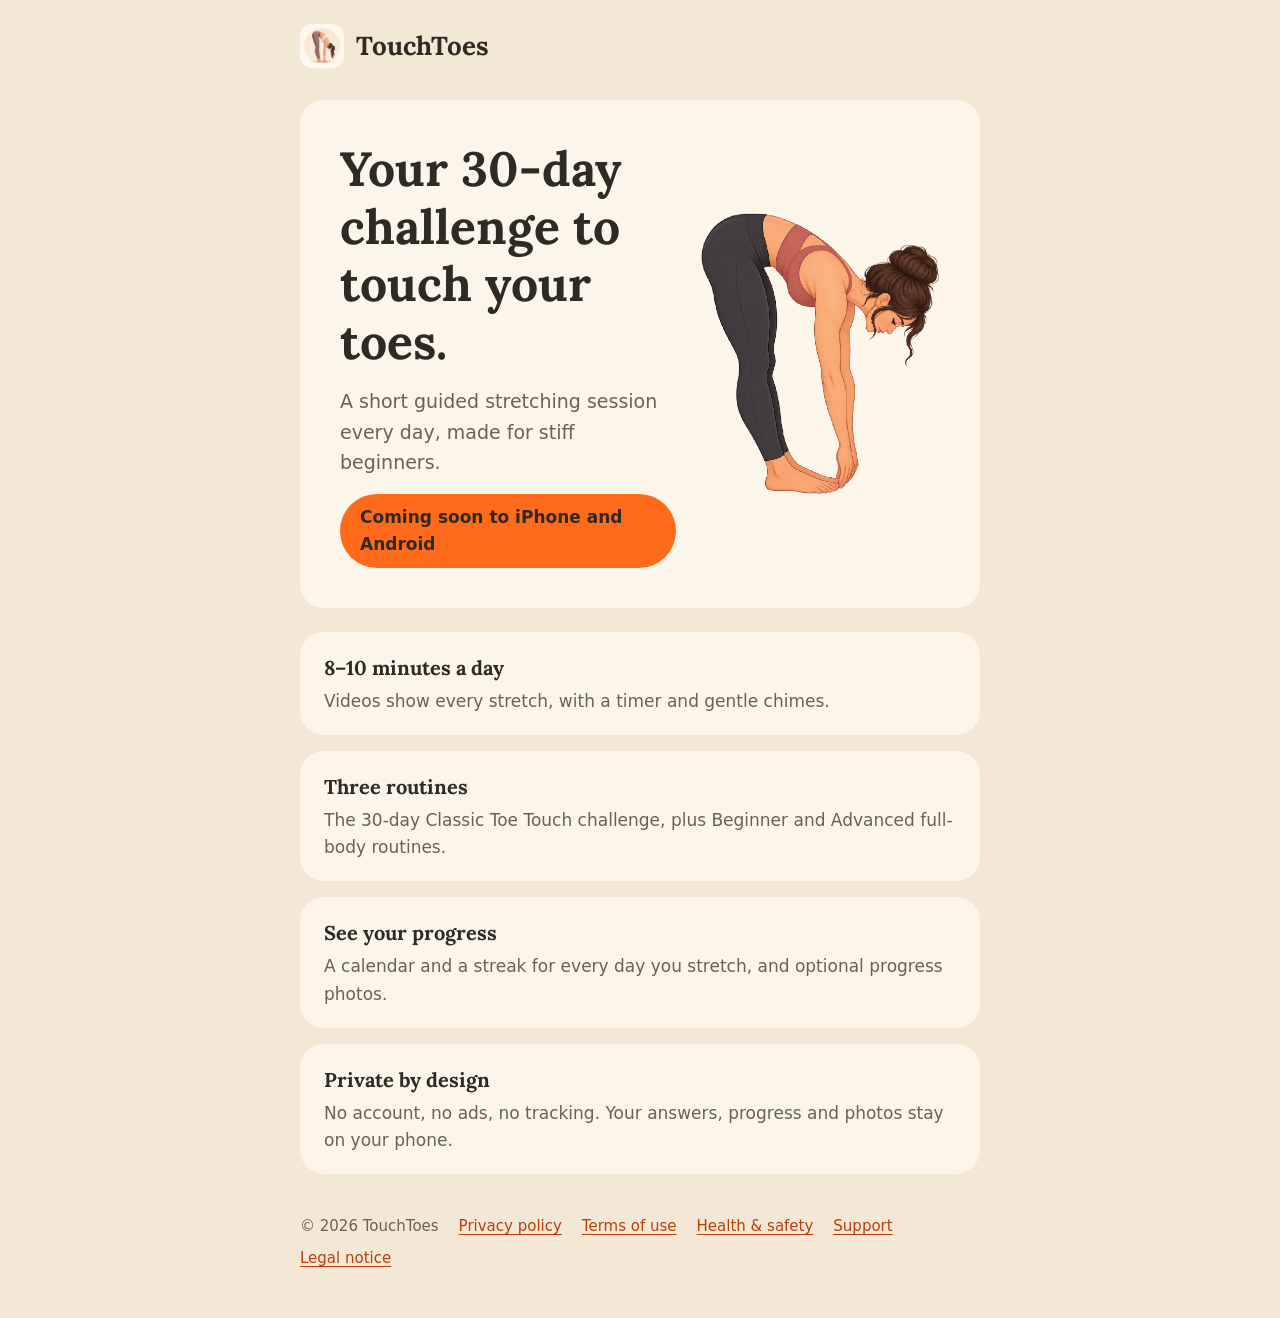
<file: index.html>
<!doctype html>
<html lang="en">
  <head>
    <meta charset="utf-8" />
    <!-- Lets the page load only files from this site: no scripts, no other
         servers. GitHub Pages can't send this as a header, so it goes here. -->
    <meta
      http-equiv="Content-Security-Policy"
      content="default-src 'none'; style-src 'self'; img-src 'self'; font-src 'self'; base-uri 'none'; form-action 'none'"
    />
    <meta name="referrer" content="no-referrer" />
    <meta name="viewport" content="width=device-width, initial-scale=1" />
    <title>TouchToes – a 30-day stretching challenge</title>
    <meta
      name="description"
      content="TouchToes is a 30-day challenge for stiff beginners: a short guided stretching session every day, working toward touching your toes."
    />
    <link rel="icon" href="assets/icon-192.png" type="image/png" />
    <link rel="apple-touch-icon" href="assets/icon-512.png" />
    <link rel="stylesheet" href="styles.css" />
  </head>
  <body>
    <div class="page">
      <header class="site-header">
        <a href="./">
          <img src="assets/icon-192.png" alt="" width="44" height="44" />
          <span class="brand">TouchToes</span>
        </a>
      </header>

      <main>
        <section class="hero">
          <div>
            <h1>Your 30-day challenge to touch your toes.</h1>
            <p>
              A short guided stretching session every day, made for stiff
              beginners.
            </p>
            <span class="badge">Coming soon to iPhone and Android</span>
          </div>
          <img
            src="assets/toe-touch.png"
            alt="Drawing of a woman touching her toes"
            width="475"
            height="560"
          />
        </section>

        <ul class="features">
          <li>
            <strong>8–10 minutes a day</strong>
            <span>Videos show every stretch, with a timer and gentle chimes.</span>
          </li>
          <li>
            <strong>Three routines</strong>
            <span>
              The 30-day Classic Toe Touch challenge, plus Beginner and
              Advanced full-body routines.
            </span>
          </li>
          <li>
            <strong>See your progress</strong>
            <span>
              A calendar and a streak for every day you stretch, and optional
              progress photos.
            </span>
          </li>
          <li>
            <strong>Private by design</strong>
            <span>No account, no ads, no tracking. Your answers, progress and photos stay on your phone.</span>
          </li>
        </ul>
      </main>

      <footer class="site-footer">
        <span>© 2026 TouchToes</span>
        <a href="privacy.html">Privacy policy</a>
        <a href="terms.html">Terms of use</a>
        <a href="health.html">Health &amp; safety</a>
        <a href="support.html">Support</a>
        <a href="impressum.html">Legal notice</a>
      </footer>
    </div>
  </body>
</html>
</file>
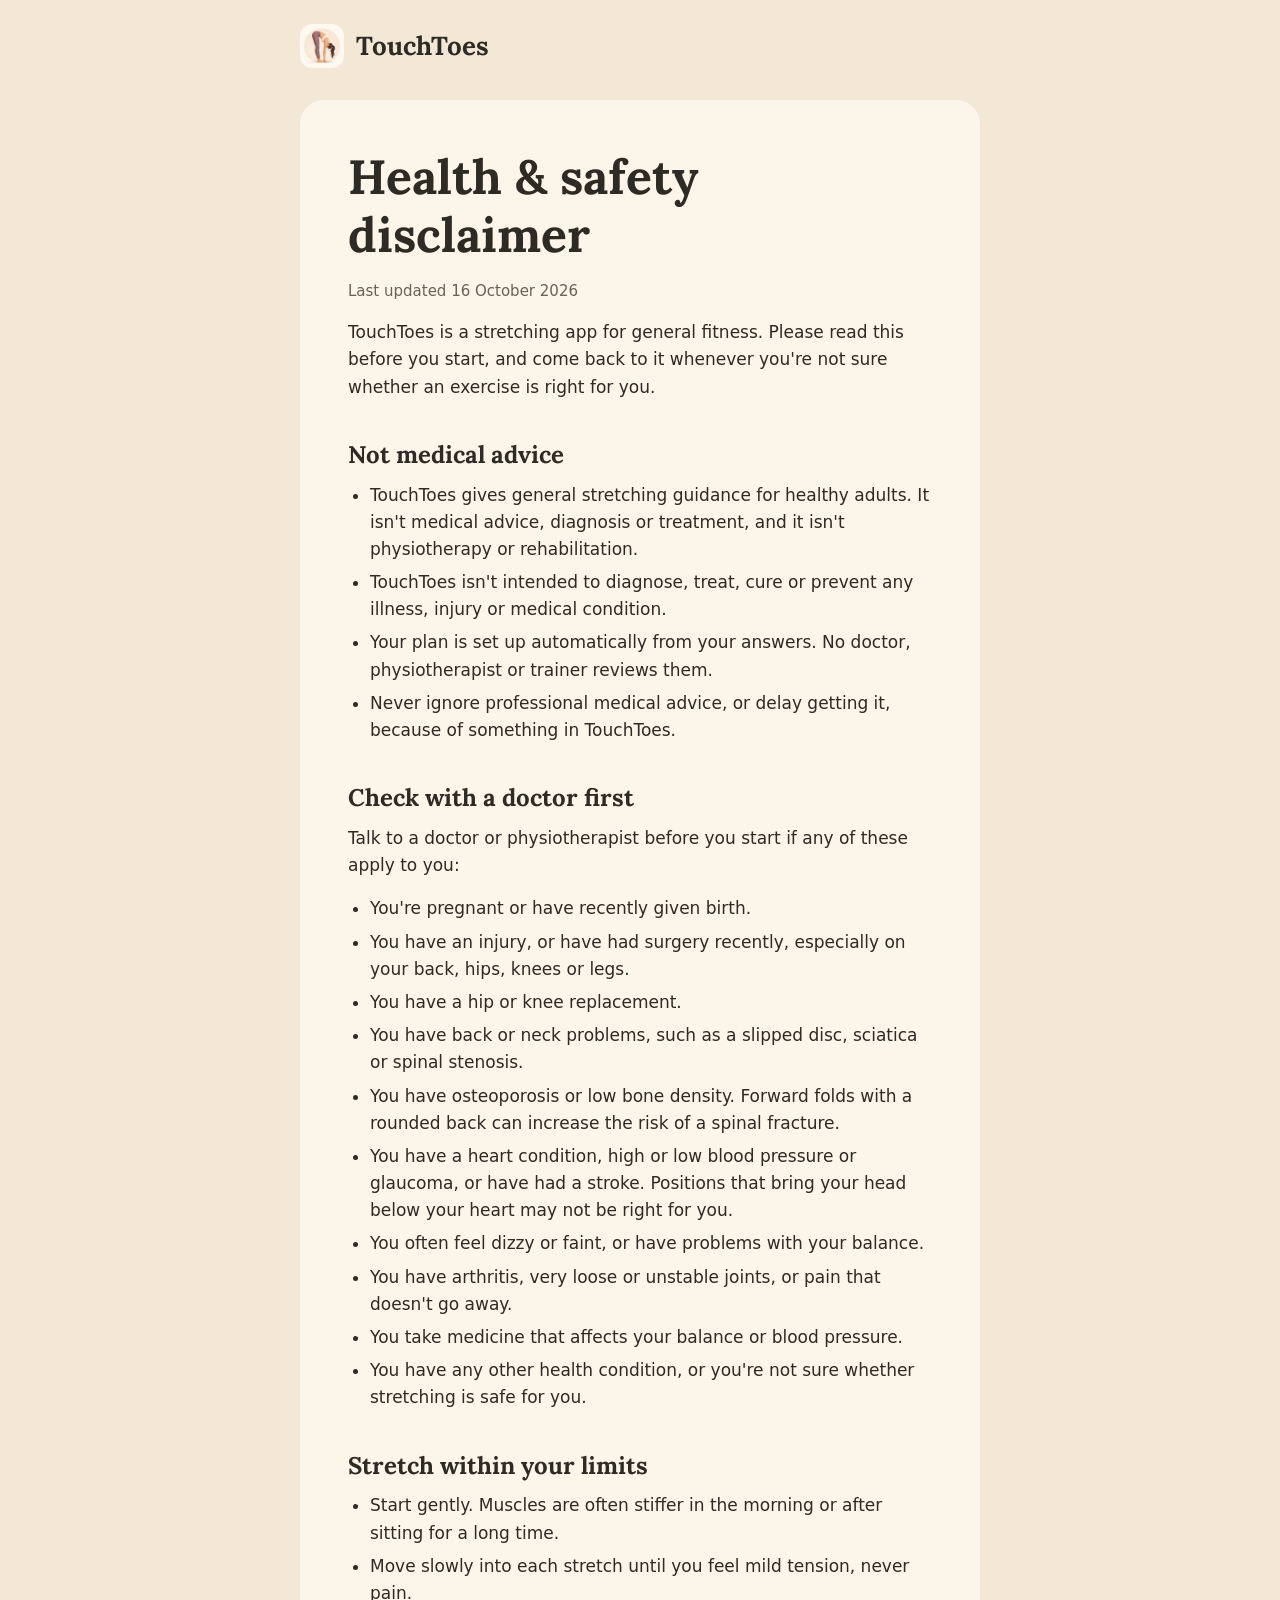
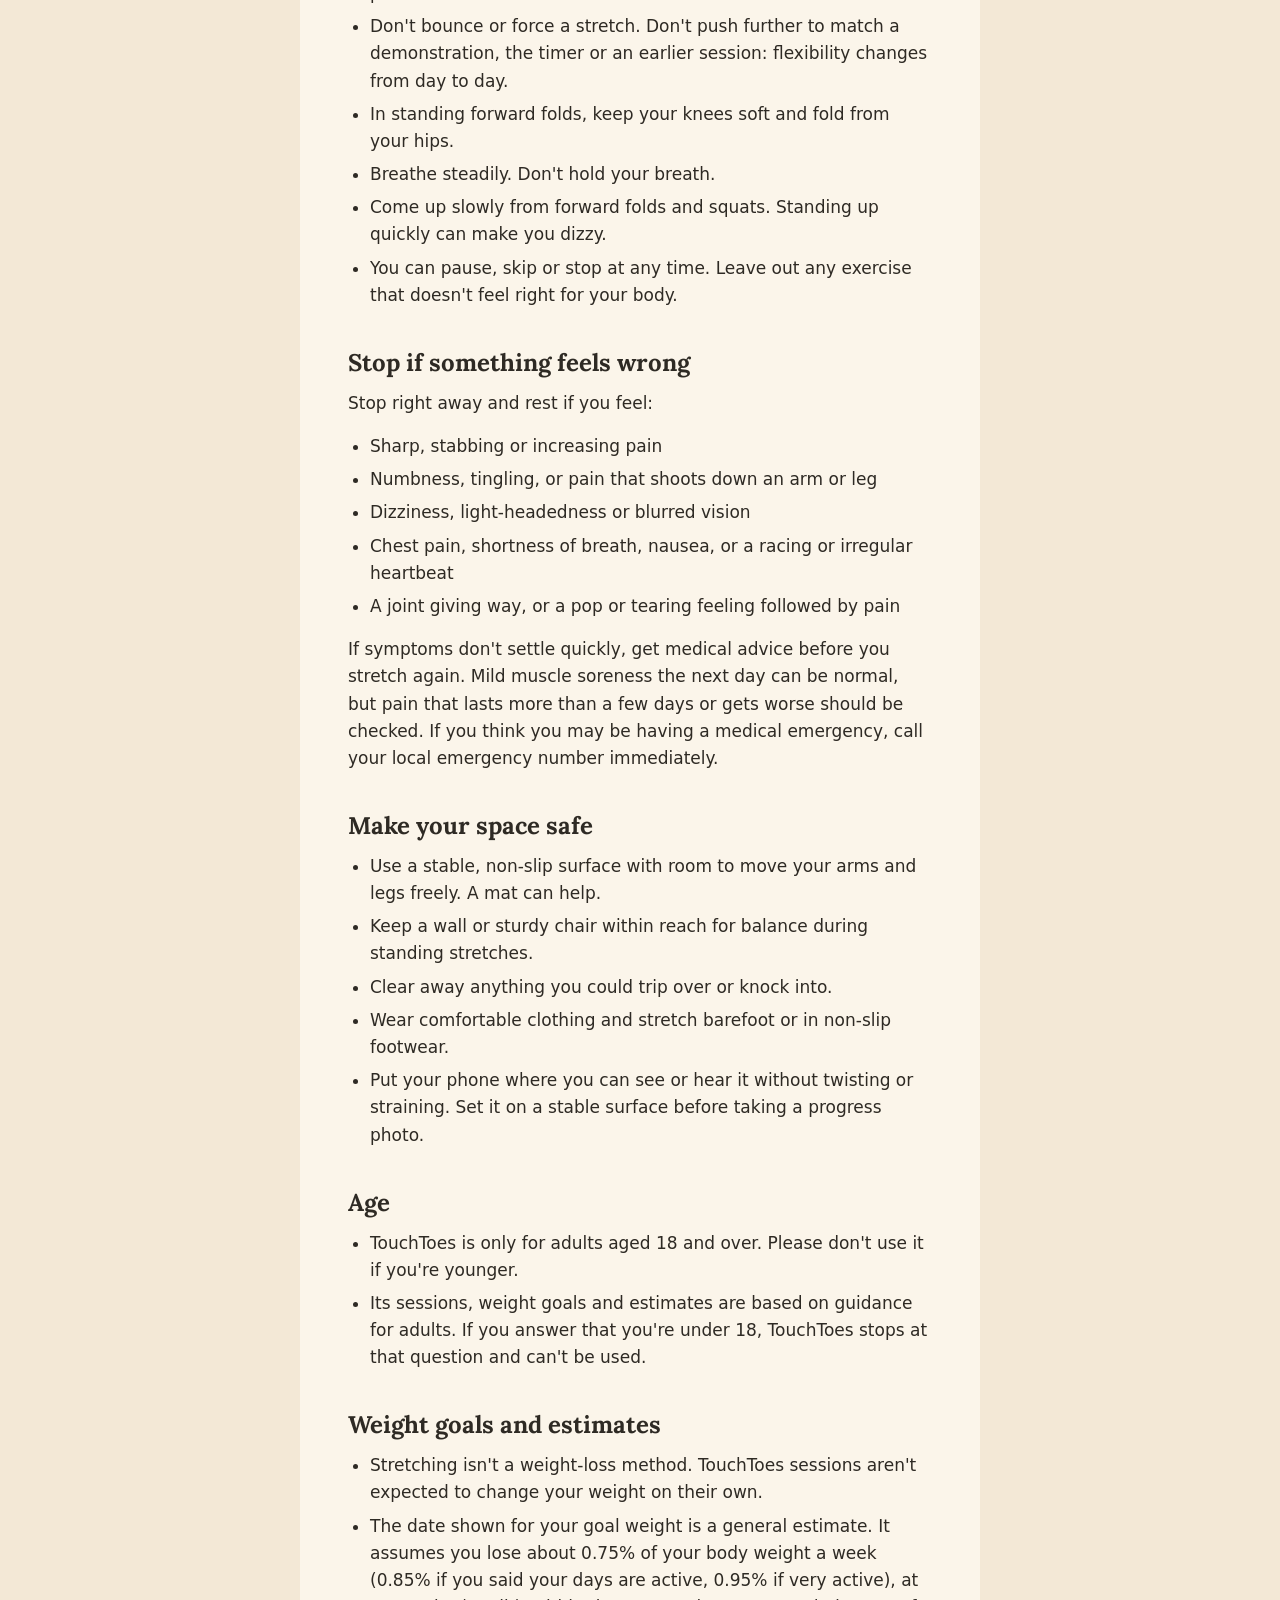
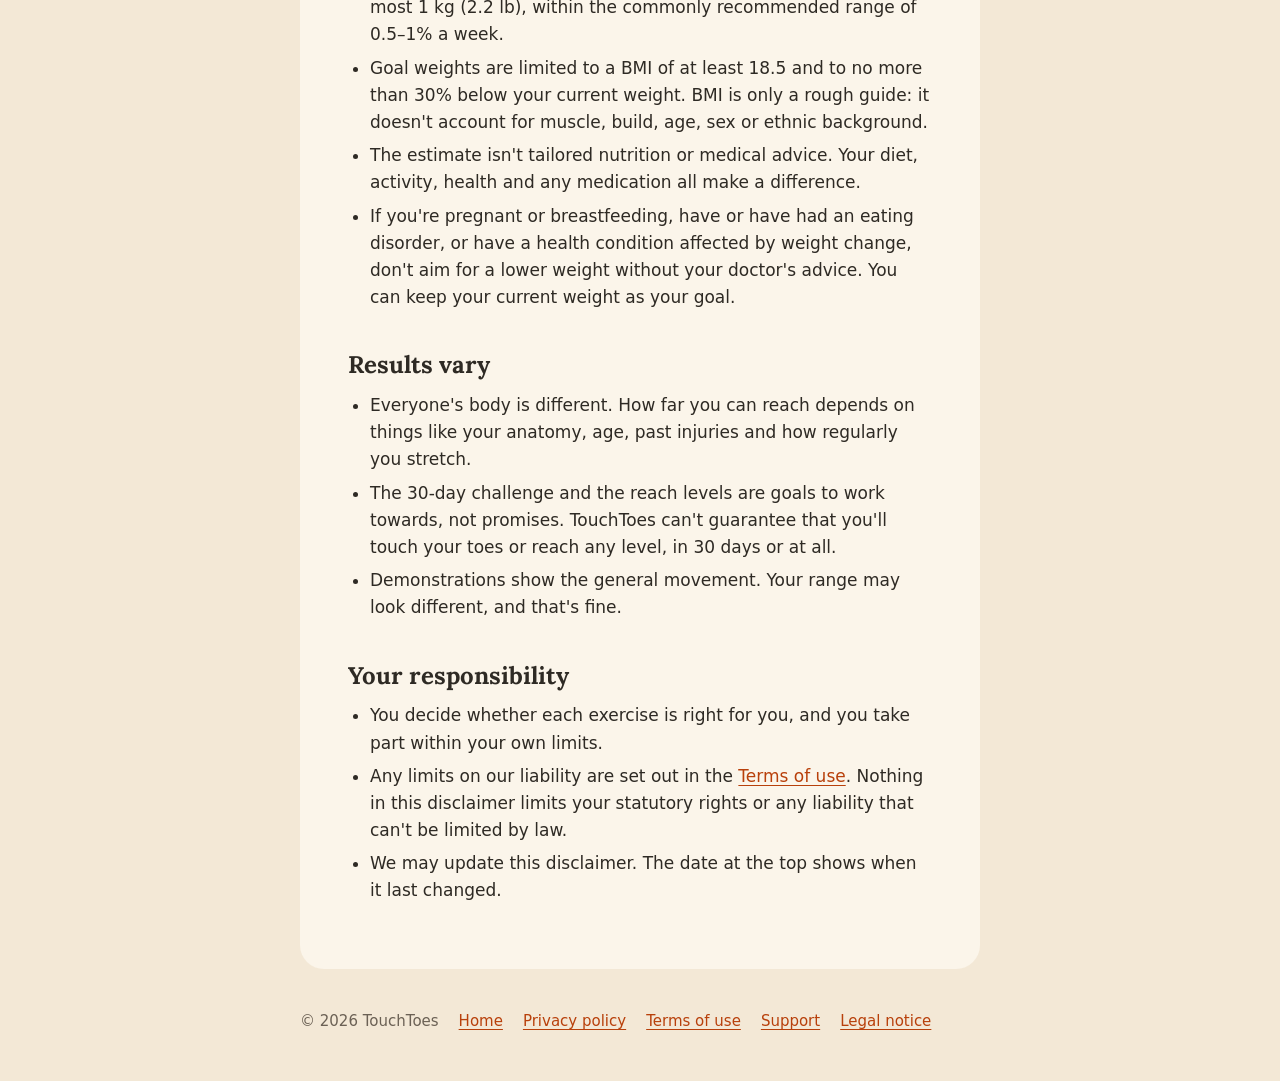
<file: health.html>
<!doctype html>
<html lang="en">
  <head>
    <meta charset="utf-8" />
    <!-- Lets the page load only files from this site: no scripts, no other
         servers. GitHub Pages can't send this as a header, so it goes here. -->
    <meta
      http-equiv="Content-Security-Policy"
      content="default-src 'none'; style-src 'self'; img-src 'self'; font-src 'self'; base-uri 'none'; form-action 'none'"
    />
    <meta name="referrer" content="no-referrer" />
    <meta name="viewport" content="width=device-width, initial-scale=1" />
    <title>Health &amp; safety – TouchToes</title>
    <meta
      name="description"
      content="Please read before you start: when to check with a doctor, how to stretch within your limits and when to stop."
    />
    <link rel="icon" href="assets/icon-192.png" type="image/png" />
    <link rel="apple-touch-icon" href="assets/icon-512.png" />
    <link rel="stylesheet" href="styles.css" />
  </head>
  <body>
    <div class="page">
      <header class="site-header">
        <a href="./">
          <img src="assets/icon-192.png" alt="" width="44" height="44" />
          <span class="brand">TouchToes</span>
        </a>
      </header>

      <main class="document">
        <h1>Health &amp; safety disclaimer</h1>
        <p class="updated">Last updated 16 October 2026</p>

        <p>
          TouchToes is a stretching app for general fitness. Please read this
          before you start, and come back to it whenever you're not sure
          whether an exercise is right for you.
        </p>

        <h2>Not medical advice</h2>
        <ul>
          <li>
            TouchToes gives general stretching guidance for healthy adults. It
            isn't medical advice, diagnosis or treatment, and it isn't
            physiotherapy or rehabilitation.
          </li>
          <li>
            TouchToes isn't intended to diagnose, treat, cure or prevent any
            illness, injury or medical condition.
          </li>
          <li>
            Your plan is set up automatically from your answers. No doctor,
            physiotherapist or trainer reviews them.
          </li>
          <li>
            Never ignore professional medical advice, or delay getting it,
            because of something in TouchToes.
          </li>
        </ul>

        <h2>Check with a doctor first</h2>
        <p>
          Talk to a doctor or physiotherapist before you start if any of these
          apply to you:
        </p>
        <ul>
          <li>You're pregnant or have recently given birth.</li>
          <li>
            You have an injury, or have had surgery recently, especially on
            your back, hips, knees or legs.
          </li>
          <li>You have a hip or knee replacement.</li>
          <li>
            You have back or neck problems, such as a slipped disc, sciatica or
            spinal stenosis.
          </li>
          <li>
            You have osteoporosis or low bone density. Forward folds with a
            rounded back can increase the risk of a spinal fracture.
          </li>
          <li>
            You have a heart condition, high or low blood pressure or glaucoma,
            or have had a stroke. Positions that bring your head below your
            heart may not be right for you.
          </li>
          <li>You often feel dizzy or faint, or have problems with your balance.</li>
          <li>
            You have arthritis, very loose or unstable joints, or pain that
            doesn't go away.
          </li>
          <li>You take medicine that affects your balance or blood pressure.</li>
          <li>
            You have any other health condition, or you're not sure whether
            stretching is safe for you.
          </li>
        </ul>

        <h2>Stretch within your limits</h2>
        <ul>
          <li>
            Start gently. Muscles are often stiffer in the morning or after
            sitting for a long time.
          </li>
          <li>Move slowly into each stretch until you feel mild tension, never pain.</li>
          <li>
            Don't bounce or force a stretch. Don't push further to match a
            demonstration, the timer or an earlier session: flexibility
            changes from day to day.
          </li>
          <li>In standing forward folds, keep your knees soft and fold from your hips.</li>
          <li>Breathe steadily. Don't hold your breath.</li>
          <li>
            Come up slowly from forward folds and squats. Standing up quickly
            can make you dizzy.
          </li>
          <li>
            You can pause, skip or stop at any time. Leave out any exercise
            that doesn't feel right for your body.
          </li>
        </ul>

        <h2>Stop if something feels wrong</h2>
        <p>Stop right away and rest if you feel:</p>
        <ul>
          <li>Sharp, stabbing or increasing pain</li>
          <li>Numbness, tingling, or pain that shoots down an arm or leg</li>
          <li>Dizziness, light-headedness or blurred vision</li>
          <li>
            Chest pain, shortness of breath, nausea, or a racing or irregular
            heartbeat
          </li>
          <li>A joint giving way, or a pop or tearing feeling followed by pain</li>
        </ul>
        <p>
          If symptoms don't settle quickly, get medical advice before you
          stretch again. Mild muscle soreness the next day can be normal, but
          pain that lasts more than a few days or gets worse should be checked.
          If you think you may be having a medical emergency, call your local
          emergency number immediately.
        </p>

        <h2>Make your space safe</h2>
        <ul>
          <li>
            Use a stable, non-slip surface with room to move your arms and legs
            freely. A mat can help.
          </li>
          <li>
            Keep a wall or sturdy chair within reach for balance during
            standing stretches.
          </li>
          <li>Clear away anything you could trip over or knock into.</li>
          <li>Wear comfortable clothing and stretch barefoot or in non-slip footwear.</li>
          <li>
            Put your phone where you can see or hear it without twisting or
            straining. Set it on a stable surface before taking a progress
            photo.
          </li>
        </ul>

        <h2>Age</h2>
        <ul>
          <li>
            TouchToes is only for adults aged 18 and over. Please don't use it
            if you're younger.
          </li>
          <li>
            Its sessions, weight goals and estimates are based on guidance for
            adults. If you answer that you're under 18, TouchToes stops at that
            question and can't be used.
          </li>
        </ul>

        <h2>Weight goals and estimates</h2>
        <ul>
          <li>
            Stretching isn't a weight-loss method. TouchToes sessions aren't
            expected to change your weight on their own.
          </li>
          <li>
            The date shown for your goal weight is a general estimate. It
            assumes you lose about 0.75% of your body weight a week (0.85% if
            you said your days are active, 0.95% if very active), at most 1 kg
            (2.2 lb), within the commonly recommended range of 0.5–1% a week.
          </li>
          <li>
            Goal weights are limited to a BMI of at least 18.5 and to no more
            than 30% below your current weight. BMI is only a rough guide: it
            doesn't account for muscle, build, age, sex or ethnic background.
          </li>
          <li>
            The estimate isn't tailored nutrition or medical advice. Your diet,
            activity, health and any medication all make a difference.
          </li>
          <li>
            If you're pregnant or breastfeeding, have or have had an eating
            disorder, or have a health condition affected by weight change,
            don't aim for a lower weight without your doctor's advice. You can
            keep your current weight as your goal.
          </li>
        </ul>

        <h2>Results vary</h2>
        <ul>
          <li>
            Everyone's body is different. How far you can reach depends on
            things like your anatomy, age, past injuries and how regularly you
            stretch.
          </li>
          <li>
            The 30-day challenge and the reach levels are goals to work
            towards, not promises. TouchToes can't guarantee that you'll touch
            your toes or reach any level, in 30 days or at all.
          </li>
          <li>
            Demonstrations show the general movement. Your range may look
            different, and that's fine.
          </li>
        </ul>

        <h2>Your responsibility</h2>
        <ul>
          <li>
            You decide whether each exercise is right for you, and you take
            part within your own limits.
          </li>
          <li>
            Any limits on our liability are set out in the
            <a href="terms.html">Terms of use</a>. Nothing in this disclaimer
            limits your statutory rights or any liability that can't be limited
            by law.
          </li>
          <li>
            We may update this disclaimer. The date at the top shows when it
            last changed.
          </li>
        </ul>
      </main>

      <footer class="site-footer">
        <span>© 2026 TouchToes</span>
        <a href="./">Home</a>
        <a href="privacy.html">Privacy policy</a>
        <a href="terms.html">Terms of use</a>
        <a href="support.html">Support</a>
        <a href="impressum.html">Legal notice</a>
      </footer>
    </div>
  </body>
</html>
</file>
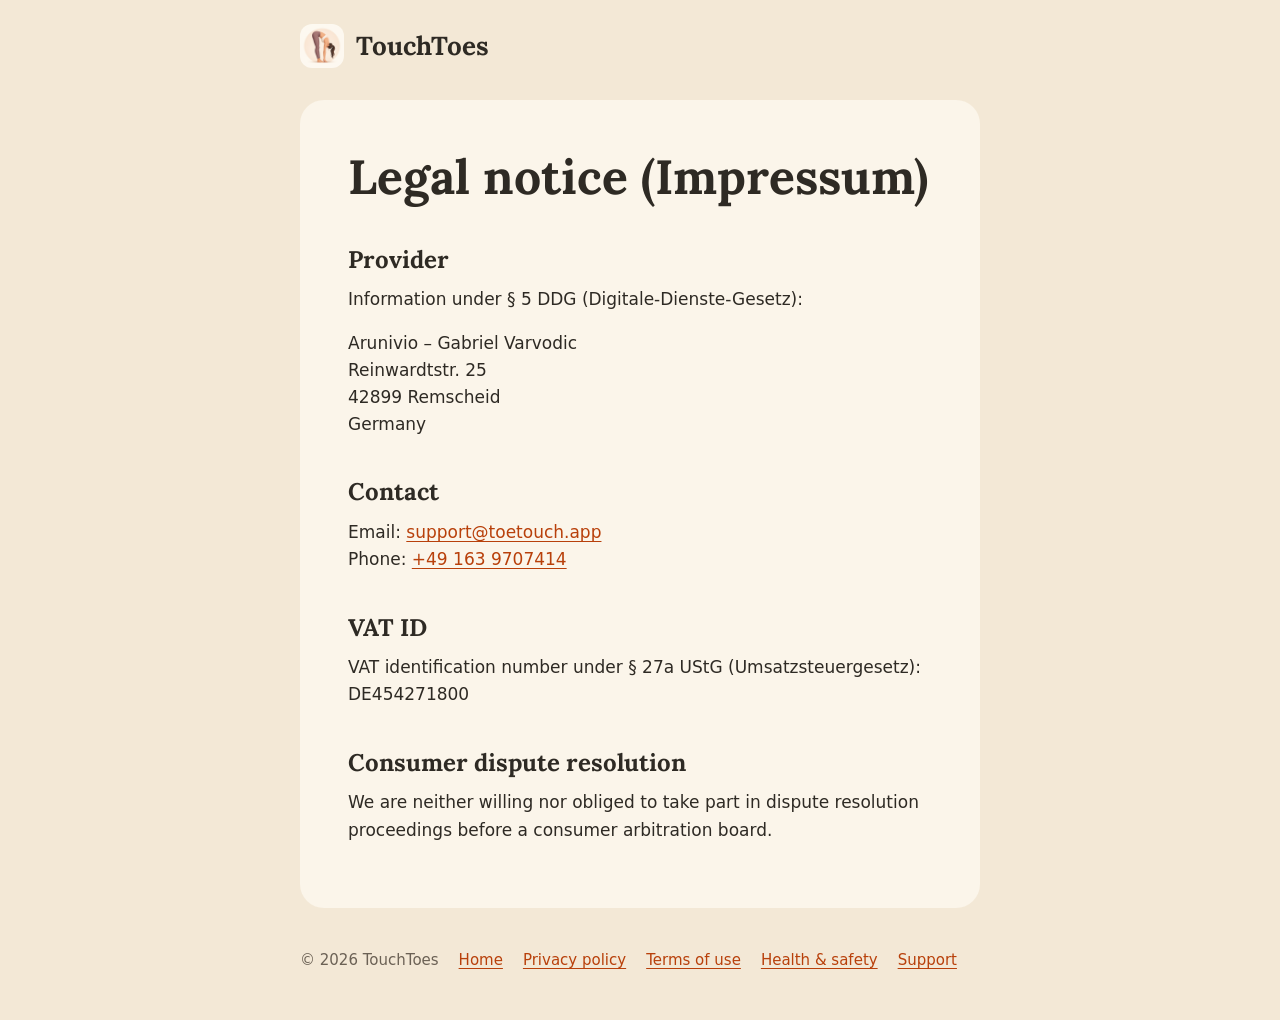
<file: impressum.html>
<!doctype html>
<html lang="en">
  <head>
    <meta charset="utf-8" />
    <!-- Lets the page load only files from this site: no scripts, no other
         servers. GitHub Pages can't send this as a header, so it goes here. -->
    <meta
      http-equiv="Content-Security-Policy"
      content="default-src 'none'; style-src 'self'; img-src 'self'; font-src 'self'; base-uri 'none'; form-action 'none'"
    />
    <meta name="referrer" content="no-referrer" />
    <meta name="viewport" content="width=device-width, initial-scale=1" />
    <title>Legal notice – TouchToes</title>
    <meta
      name="description"
      content="Who provides TouchToes and how to reach us (Impressum)."
    />
    <link rel="icon" href="assets/icon-192.png" type="image/png" />
    <link rel="apple-touch-icon" href="assets/icon-512.png" />
    <link rel="stylesheet" href="styles.css" />
  </head>
  <body>
    <div class="page">
      <header class="site-header">
        <a href="./">
          <img src="assets/icon-192.png" alt="" width="44" height="44" />
          <span class="brand">TouchToes</span>
        </a>
      </header>

      <main class="document">
        <h1>Legal notice (Impressum)</h1>

        <h2>Provider</h2>
        <p>Information under § 5 DDG (Digitale-Dienste-Gesetz):</p>
        <p>
          Arunivio – Gabriel Varvodic<br />
          Reinwardtstr. 25<br />
          42899 Remscheid<br />
          Germany
        </p>

        <h2>Contact</h2>
        <p>
          Email:
          <a href="mailto:support@toetouch.app">support@toetouch.app</a><br />
          Phone: <a href="tel:+491639707414">+49 163 9707414</a>
        </p>

        <h2>VAT ID</h2>
        <p>
          VAT identification number under § 27a UStG (Umsatzsteuergesetz):
          DE454271800
        </p>

        <h2>Consumer dispute resolution</h2>
        <p>
          We are neither willing nor obliged to take part in dispute
          resolution proceedings before a consumer arbitration board.
        </p>
      </main>

      <footer class="site-footer">
        <span>© 2026 TouchToes</span>
        <a href="./">Home</a>
        <a href="privacy.html">Privacy policy</a>
        <a href="terms.html">Terms of use</a>
        <a href="health.html">Health &amp; safety</a>
        <a href="support.html">Support</a>
      </footer>
    </div>
  </body>
</html>
</file>
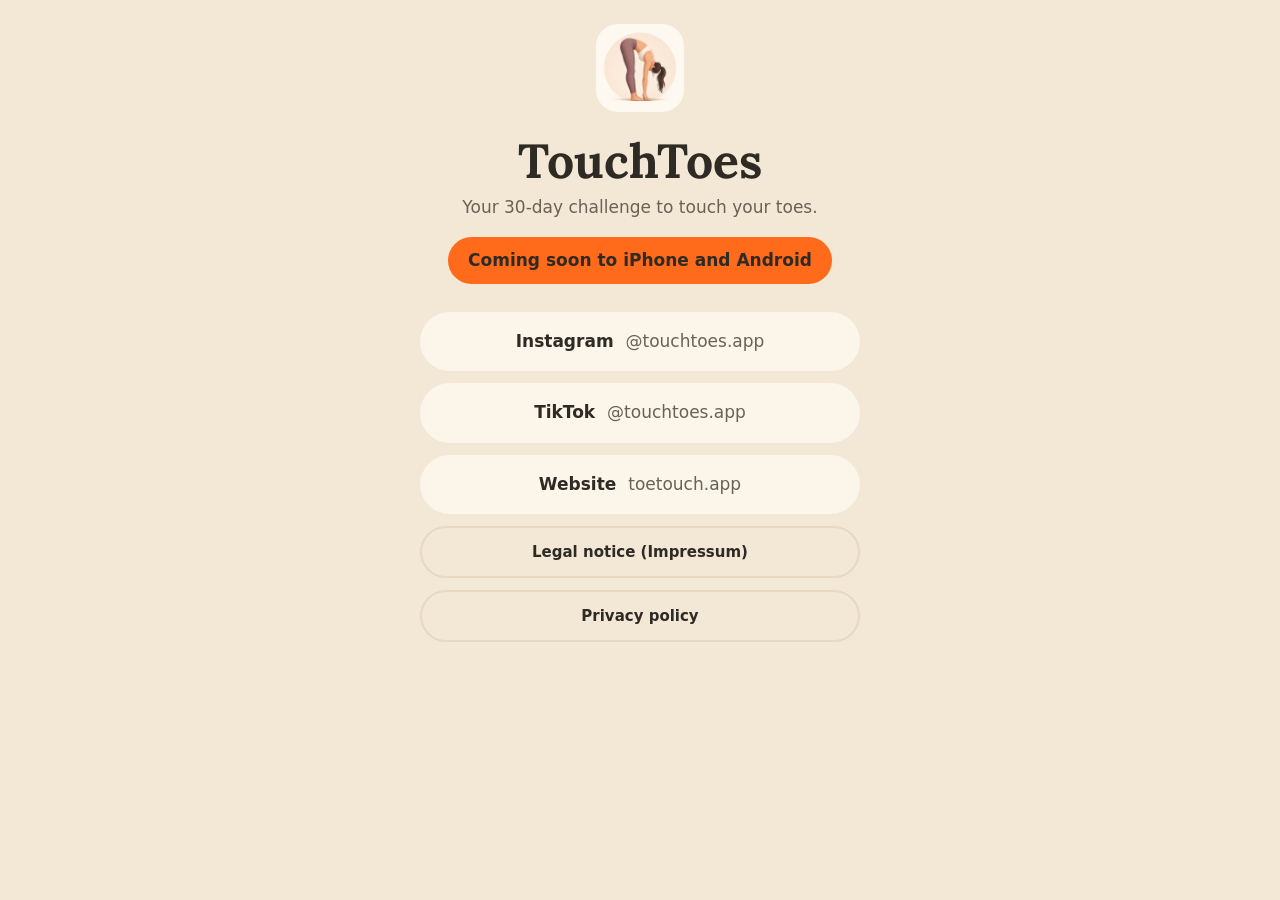
<file: links.html>
<!doctype html>
<html lang="en">
  <head>
    <meta charset="utf-8" />
    <!-- Lets the page load only files from this site: no scripts, no other
         servers. GitHub Pages can't send this as a header, so it goes here. -->
    <meta
      http-equiv="Content-Security-Policy"
      content="default-src 'none'; style-src 'self'; img-src 'self'; font-src 'self'; base-uri 'none'; form-action 'none'"
    />
    <meta name="referrer" content="no-referrer" />
    <meta name="viewport" content="width=device-width, initial-scale=1" />
    <title>TouchToes – links</title>
    <meta
      name="description"
      content="TouchToes on Instagram and TikTok, the website, the legal notice and the privacy policy."
    />
    <link rel="icon" href="assets/icon-192.png" type="image/png" />
    <link rel="apple-touch-icon" href="assets/icon-512.png" />
    <link rel="stylesheet" href="styles.css" />
  </head>
  <body>
    <!-- The page the TikTok and Instagram bios link to (toetouch.app/links). -->
    <div class="page">
      <main class="links">
        <img src="assets/icon-192.png" alt="" width="88" height="88" />
        <h1>TouchToes</h1>
        <p>Your 30-day challenge to touch your toes.</p>
        <span class="badge">Coming soon to iPhone and Android</span>

        <ul class="link-list">
          <li>
            <a class="link-button" href="https://www.instagram.com/touchtoes.app/">
              Instagram <span>@touchtoes.app</span>
            </a>
          </li>
          <li>
            <a class="link-button" href="https://www.tiktok.com/@touchtoes.app">
              TikTok <span>@touchtoes.app</span>
            </a>
          </li>
          <li>
            <a class="link-button" href="./">Website <span>toetouch.app</span></a>
          </li>
          <li>
            <a class="link-button legal" href="impressum.html">
              Legal notice (Impressum)
            </a>
          </li>
          <li>
            <a class="link-button legal" href="privacy.html">Privacy policy</a>
          </li>
        </ul>
      </main>
    </div>
  </body>
</html>
</file>
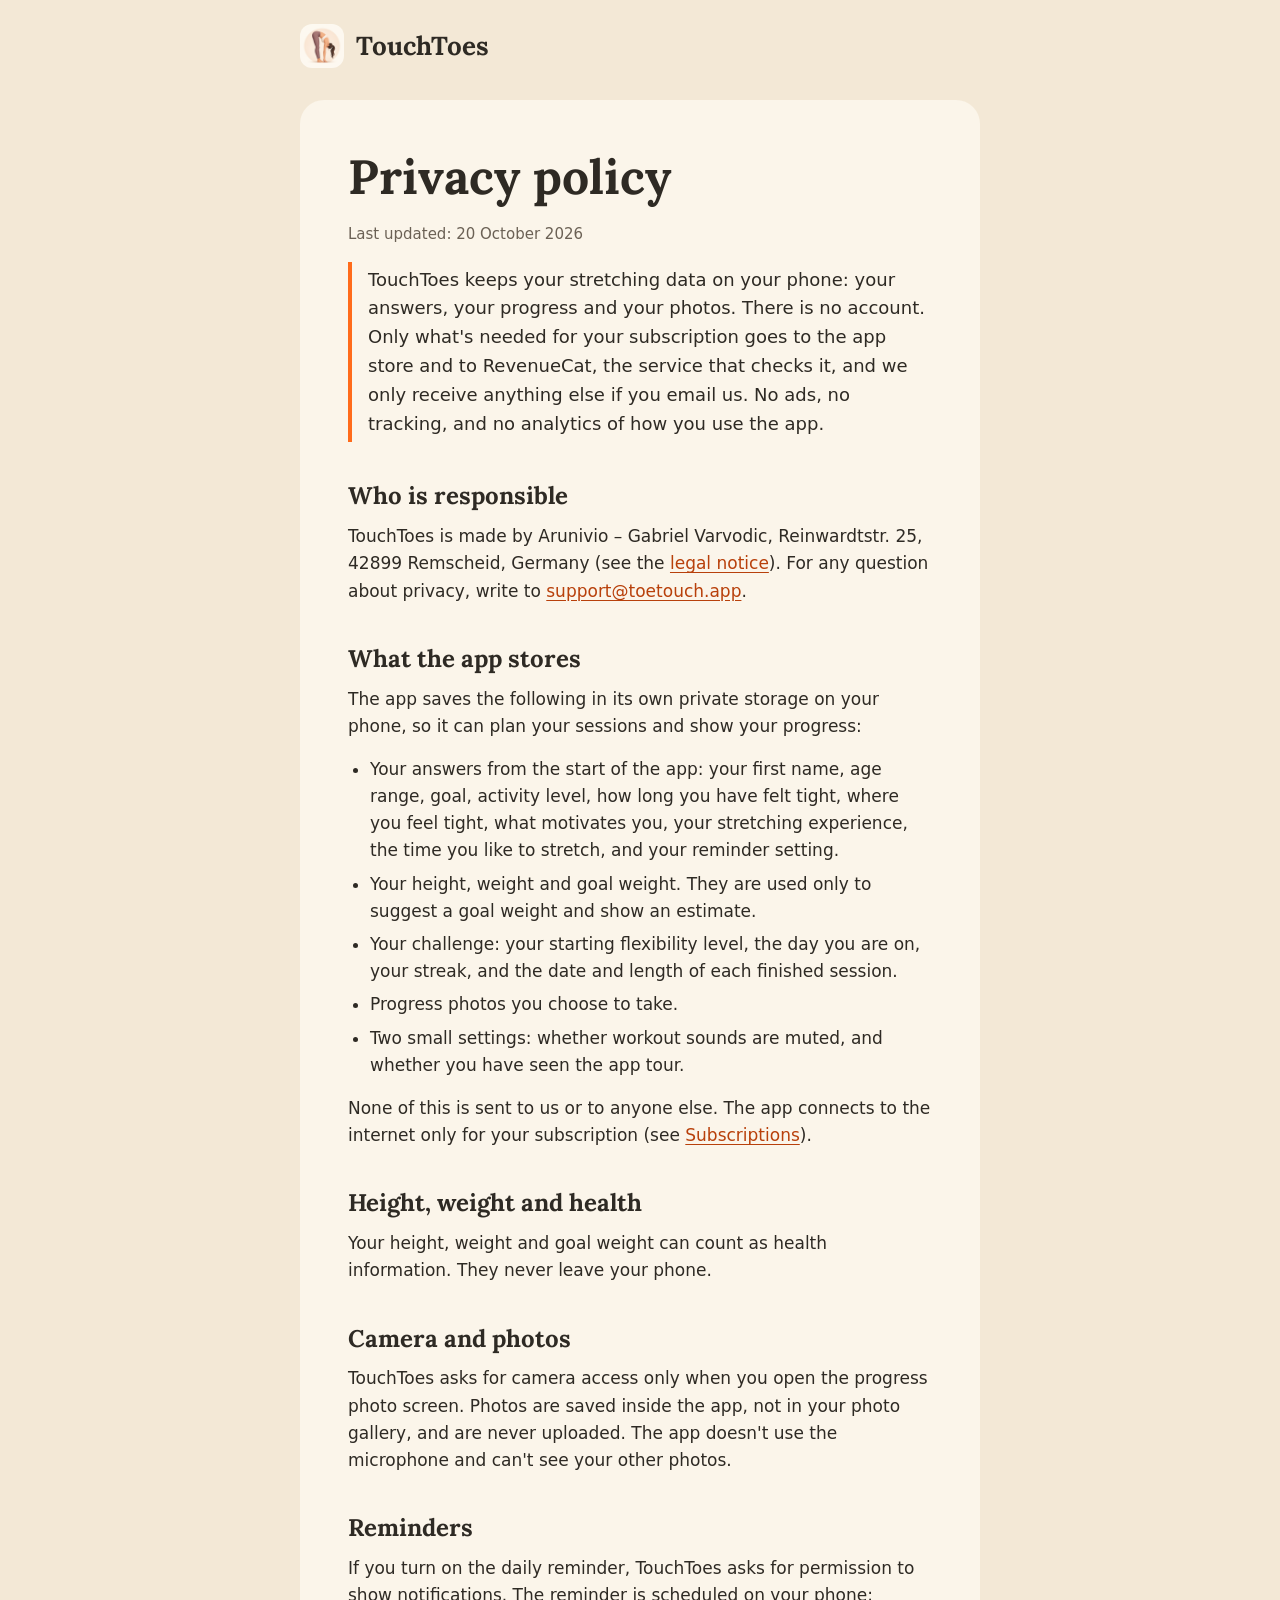
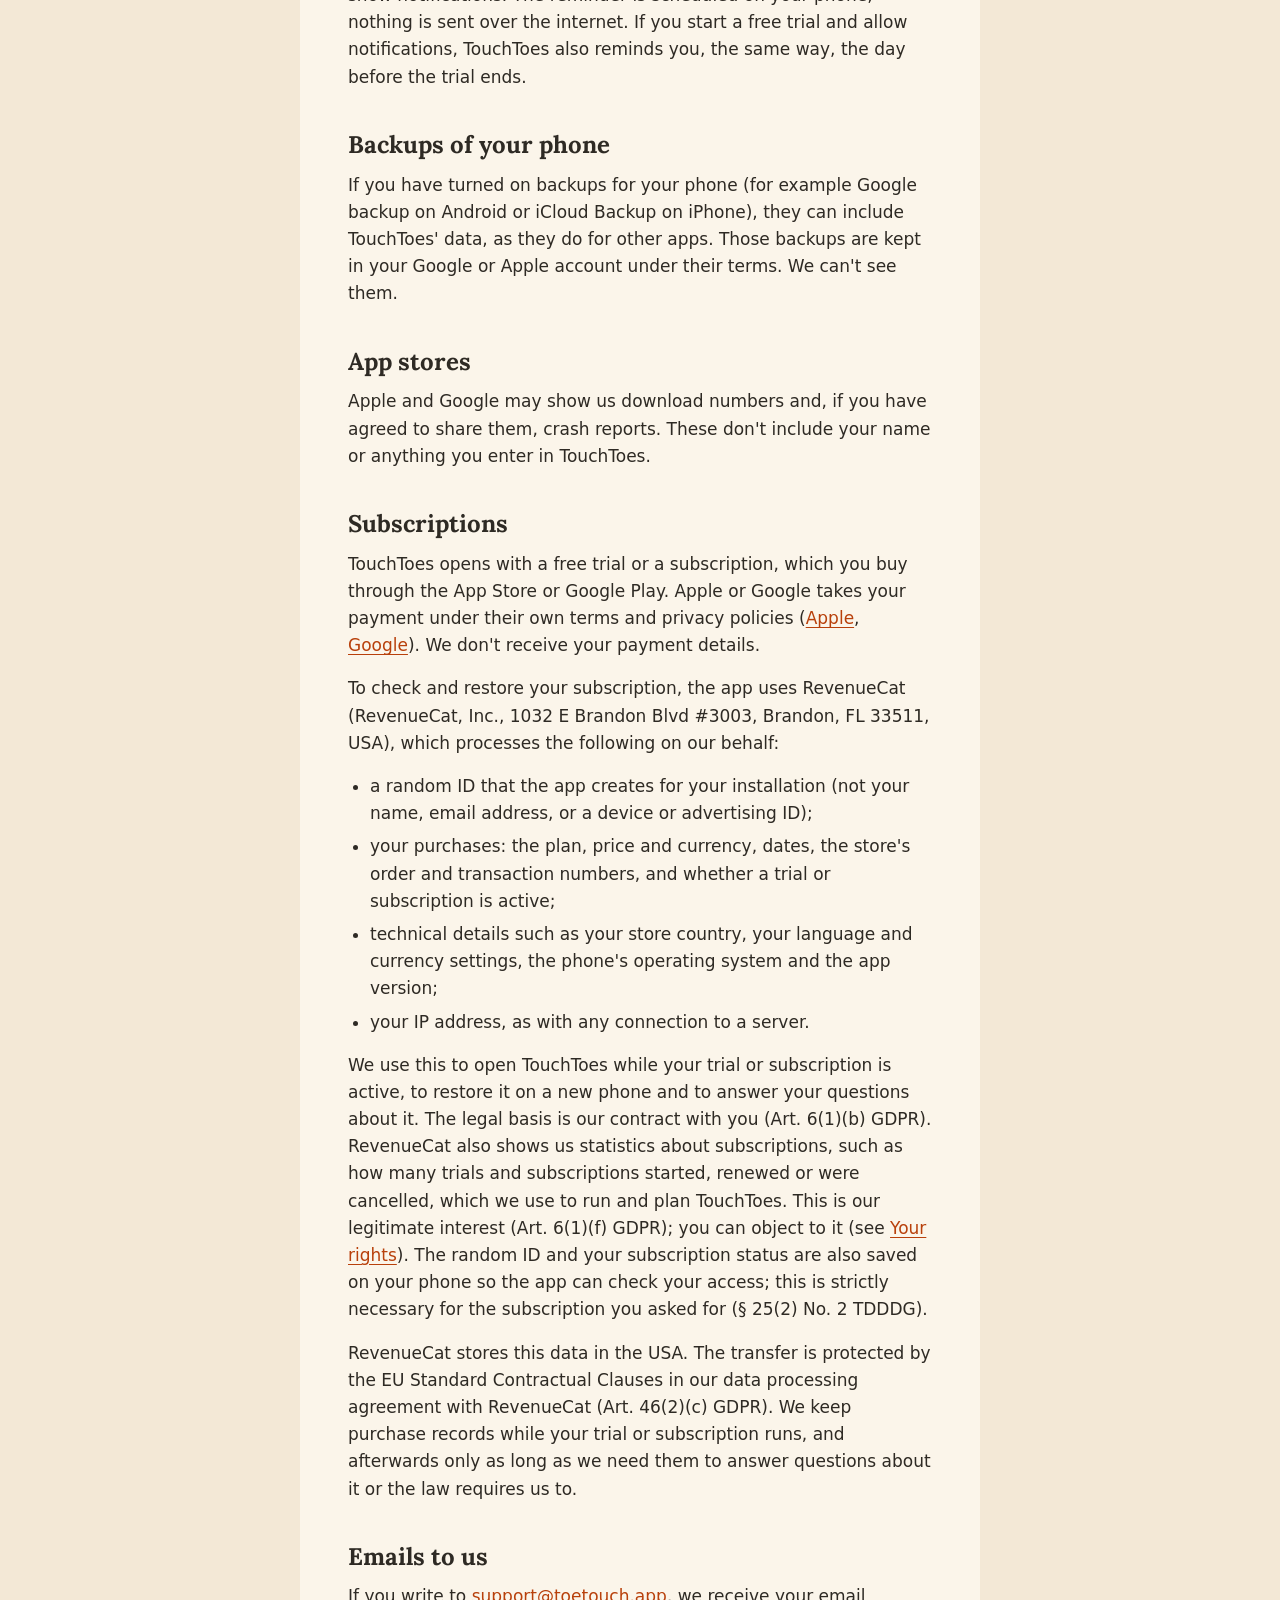
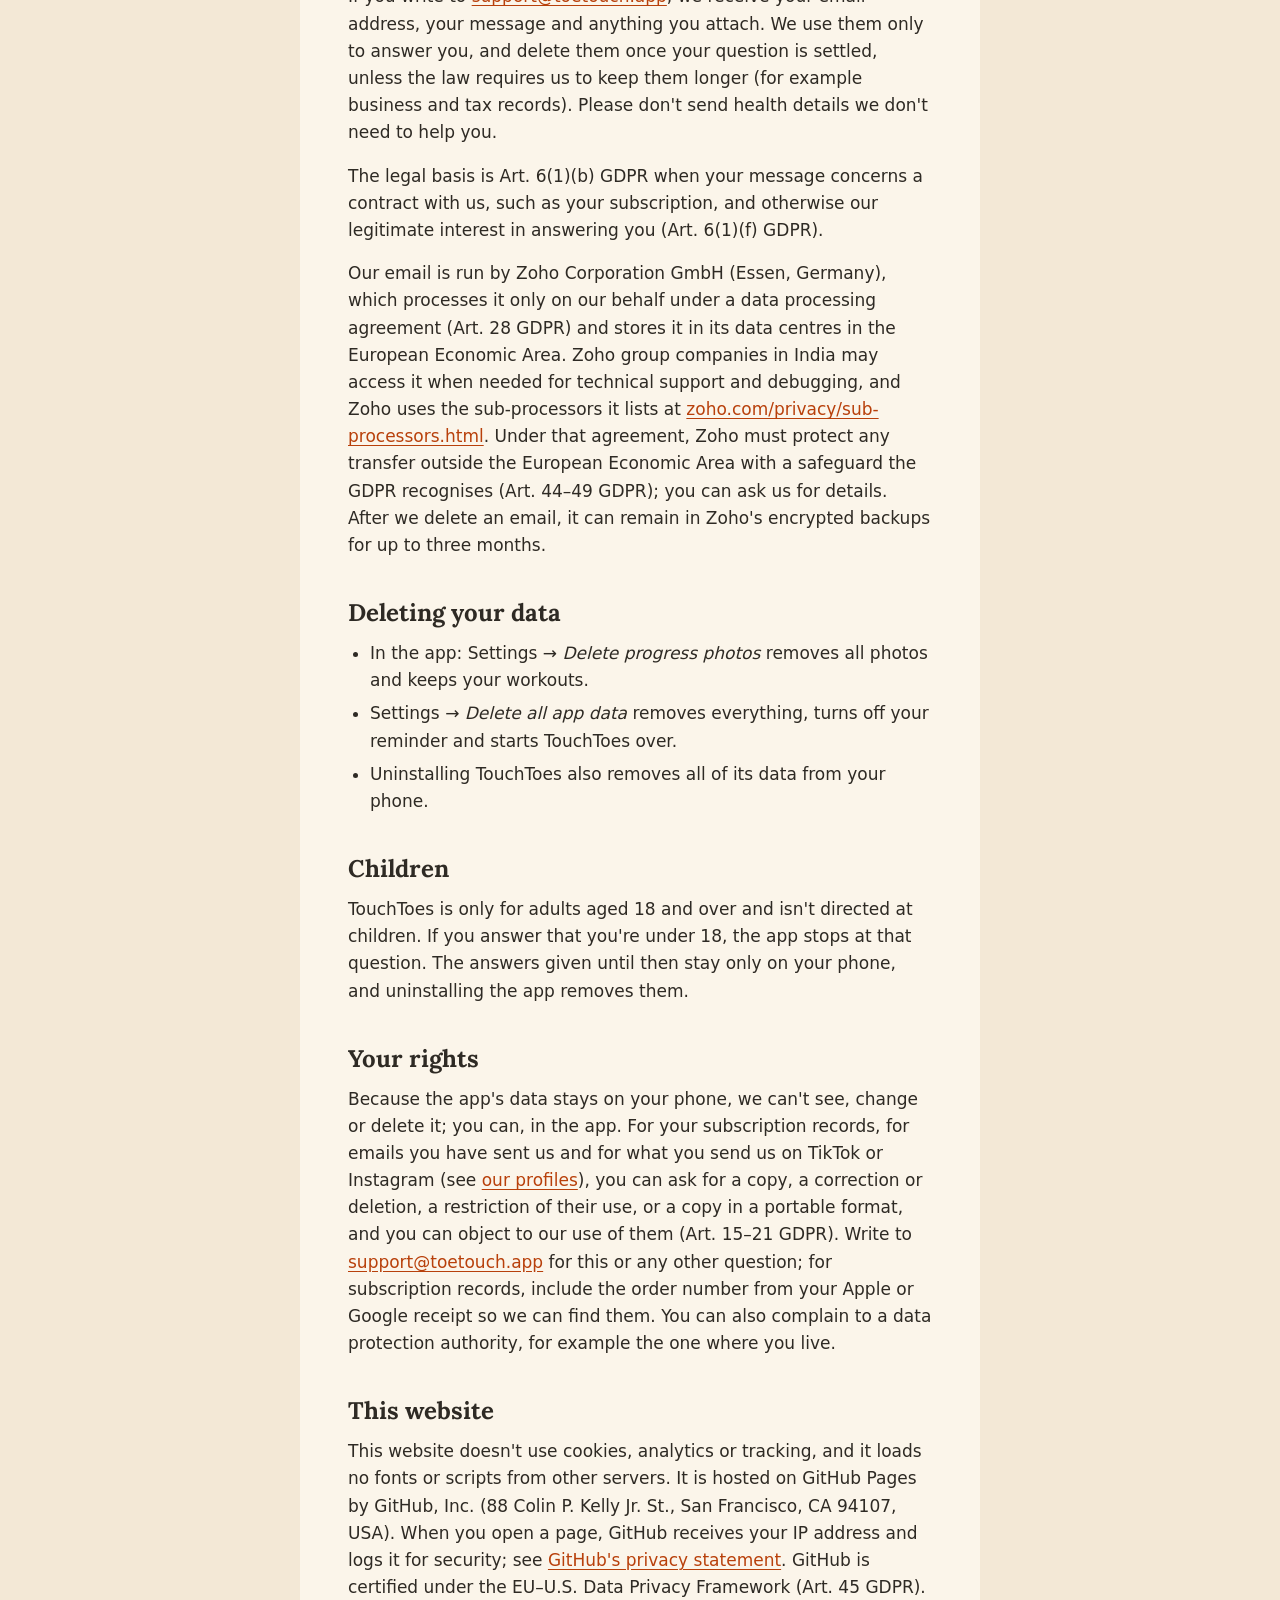
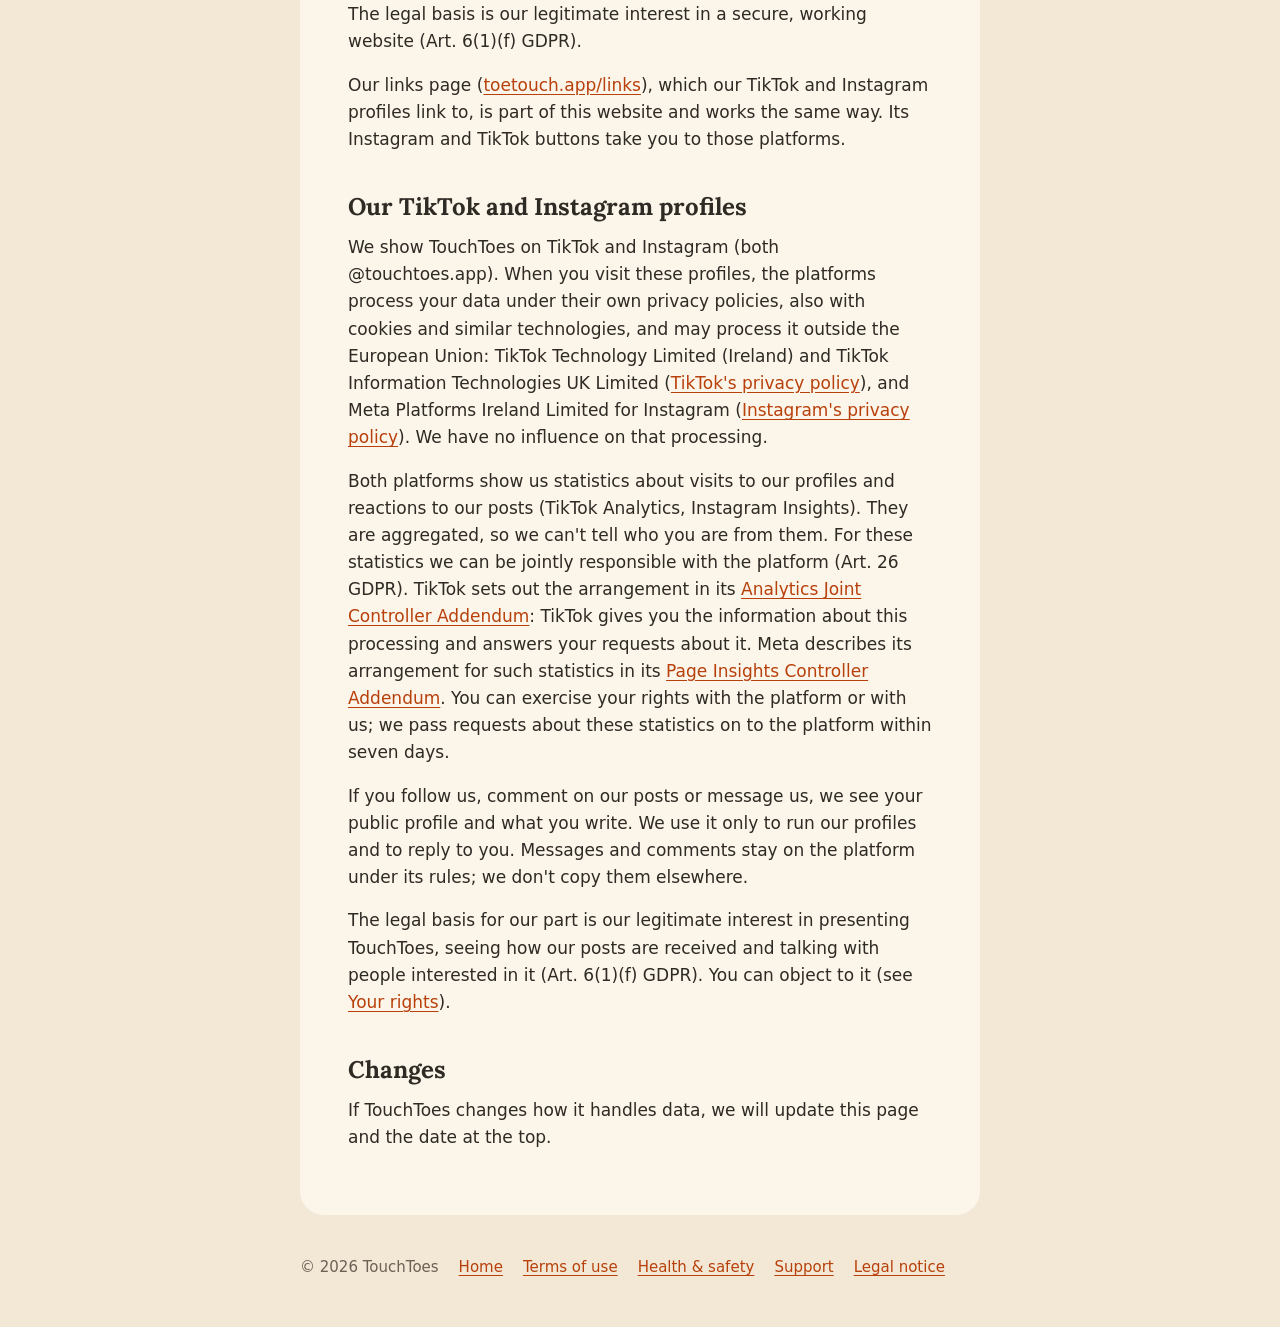
<file: privacy.html>
<!doctype html>
<html lang="en">
  <head>
    <meta charset="utf-8" />
    <!-- Lets the page load only files from this site: no scripts, no other
         servers. GitHub Pages can't send this as a header, so it goes here. -->
    <meta
      http-equiv="Content-Security-Policy"
      content="default-src 'none'; style-src 'self'; img-src 'self'; font-src 'self'; base-uri 'none'; form-action 'none'"
    />
    <meta name="referrer" content="no-referrer" />
    <meta name="viewport" content="width=device-width, initial-scale=1" />
    <title>Privacy policy – TouchToes</title>
    <meta
      name="description"
      content="How the TouchToes app handles your data: your stretching data stays on your phone."
    />
    <link rel="icon" href="assets/icon-192.png" type="image/png" />
    <link rel="apple-touch-icon" href="assets/icon-512.png" />
    <link rel="stylesheet" href="styles.css" />
  </head>
  <body>
    <div class="page">
      <header class="site-header">
        <a href="./">
          <img src="assets/icon-192.png" alt="" width="44" height="44" />
          <span class="brand">TouchToes</span>
        </a>
      </header>

      <main class="document">
        <h1>Privacy policy</h1>
        <p class="updated">Last updated: 20 October 2026</p>

        <p class="summary">
          TouchToes keeps your stretching data on your phone: your answers, your
          progress and your photos. There is no account. Only what's needed
          for your subscription goes to the app store and to RevenueCat, the
          service that checks it, and we only receive anything else if you
          email us. No ads, no tracking, and no analytics of how you use the
          app.
        </p>

        <h2>Who is responsible</h2>
        <p>
          TouchToes is made by
          Arunivio – Gabriel Varvodic, Reinwardtstr. 25, 42899 Remscheid,
          Germany (see the <a href="impressum.html">legal notice</a>). For any
          question about privacy, write to
          <a href="mailto:support@toetouch.app">support@toetouch.app</a>.
        </p>

        <h2>What the app stores</h2>
        <p>
          The app saves the following in its own private storage on your
          phone, so it can plan your sessions and show your progress:
        </p>
        <ul>
          <li>
            Your answers from the start of the app: your first name, age range,
            goal, activity level, how long you have felt tight, where you feel
            tight, what motivates you, your stretching experience, the time you
            like to stretch, and your reminder setting.
          </li>
          <li>
            Your height, weight and goal weight. They are used only to suggest
            a goal weight and show an estimate.
          </li>
          <li>
            Your challenge: your starting flexibility level, the day you are
            on, your streak, and the date and length of each finished session.
          </li>
          <li>Progress photos you choose to take.</li>
          <li>
            Two small settings: whether workout sounds are muted, and whether
            you have seen the app tour.
          </li>
        </ul>
        <p>
          None of this is sent to us or to anyone else. The app connects to
          the internet only for your subscription (see
          <a href="#subscriptions">Subscriptions</a>).
        </p>

        <h2>Height, weight and health</h2>
        <p>
          Your height, weight and goal weight can count as health information.
          They never leave your phone.
        </p>

        <h2>Camera and photos</h2>
        <p>
          TouchToes asks for camera access only when you open the progress
          photo screen. Photos are saved inside the app, not in your photo
          gallery, and are never uploaded. The app doesn't use the microphone
          and can't see your other photos.
        </p>

        <h2>Reminders</h2>
        <p>
          If you turn on the daily reminder, TouchToes asks for permission to
          show notifications. The reminder is scheduled on your phone; nothing
          is sent over the internet. If you start a free trial and allow
          notifications, TouchToes also reminds you, the same way, the day
          before the trial ends.
        </p>

        <h2>Backups of your phone</h2>
        <p>
          If you have turned on backups for your phone (for example Google
          backup on Android or iCloud Backup on iPhone), they can include
          TouchToes' data, as they do for other apps. Those backups are kept
          in your Google or Apple account under their terms. We can't see
          them.
        </p>

        <h2>App stores</h2>
        <p>
          Apple and Google may show us download numbers and, if you have
          agreed to share them, crash reports. These don't include your name
          or anything you enter in TouchToes.
        </p>

        <h2 id="subscriptions">Subscriptions</h2>
        <p>
          TouchToes opens with a free trial or a subscription, which you buy
          through the App Store or Google Play. Apple or Google takes your
          payment under their own terms and privacy policies
          (<a href="https://www.apple.com/legal/privacy/">Apple</a>,
          <a href="https://policies.google.com/privacy">Google</a>). We don't
          receive your payment details.
        </p>
        <p>
          To check and restore your subscription, the app uses RevenueCat
          (RevenueCat, Inc., 1032 E Brandon Blvd #3003, Brandon, FL 33511,
          USA), which processes the following on our behalf:
        </p>
        <ul>
          <li>
            a random ID that the app creates for your installation (not your
            name, email address, or a device or advertising ID);
          </li>
          <li>
            your purchases: the plan, price and currency, dates, the store's
            order and transaction numbers, and whether a trial or
            subscription is active;
          </li>
          <li>
            technical details such as your store country, your language and
            currency settings, the phone's operating system and the app
            version;
          </li>
          <li>your IP address, as with any connection to a server.</li>
        </ul>
        <p>
          We use this to open TouchToes while your trial or subscription is
          active, to restore it on a new phone and to answer your questions
          about it. The legal basis is our contract with you (Art. 6(1)(b)
          GDPR). RevenueCat also shows us statistics about subscriptions, such
          as how many trials and subscriptions started, renewed or were
          cancelled, which we use to run and plan TouchToes. This is our legitimate interest
          (Art. 6(1)(f) GDPR); you can object to it (see
          <a href="#rights">Your rights</a>). The random ID and your
          subscription status are also saved on your phone so the app can
          check your access; this is strictly necessary for the subscription
          you asked for (§ 25(2) No. 2 TDDDG).
        </p>
        <p>
          RevenueCat stores this data in the USA. The transfer is protected by
          the EU Standard Contractual Clauses in our data processing agreement
          with RevenueCat (Art. 46(2)(c) GDPR). We keep purchase records while
          your trial or subscription runs, and afterwards only as long as we
          need them to answer questions about it or the law requires us to.
        </p>

        <h2>Emails to us</h2>
        <p>
          If you write to
          <a href="mailto:support@toetouch.app">support@toetouch.app</a>, we
          receive your email address, your message and anything you attach.
          We use them only to answer you, and delete them once your question
          is settled, unless the law requires us to keep them longer (for
          example business and tax records). Please don't send health details
          we don't need to help you.
        </p>
        <p>
          The legal basis is Art. 6(1)(b) GDPR when your message concerns a
          contract with us, such as your subscription, and otherwise our
          legitimate interest in answering you (Art. 6(1)(f) GDPR).
        </p>
        <p>
          Our email is run by Zoho Corporation GmbH (Essen, Germany), which
          processes it only on our behalf under a data processing agreement
          (Art. 28 GDPR) and stores it in its data centres in the European
          Economic Area. Zoho group companies in India may access it when
          needed for technical support and debugging, and Zoho uses the
          sub-processors it lists at
          <a href="https://www.zoho.com/privacy/sub-processors.html">zoho.com/privacy/sub-processors.html</a>.
          Under that agreement, Zoho must protect any transfer outside the
          European Economic Area with a safeguard the GDPR recognises
          (Art. 44–49 GDPR); you can ask us for details. After we delete an
          email, it can remain in Zoho's encrypted backups for up to three
          months.
        </p>

        <h2>Deleting your data</h2>
        <ul>
          <li>
            In the app: Settings → <em>Delete progress photos</em> removes all
            photos and keeps your workouts.
          </li>
          <li>
            Settings → <em>Delete all app data</em> removes everything, turns
            off your reminder and starts TouchToes over.
          </li>
          <li>Uninstalling TouchToes also removes all of its data from your phone.</li>
        </ul>

        <h2>Children</h2>
        <p>
          TouchToes is only for adults aged 18 and over and isn't directed at
          children. If you answer that you're under 18, the app stops at that
          question. The answers given until then stay only on your phone, and
          uninstalling the app removes them.
        </p>

        <h2 id="rights">Your rights</h2>
        <p>
          Because the app's data stays on your phone, we can't see, change or
          delete it; you can, in the app. For your subscription records, for
          emails you have sent us and for what you send us on TikTok or
          Instagram (see <a href="#social">our profiles</a>), you can ask for a copy, a correction or
          deletion, a restriction of their use, or a copy in a portable
          format, and you can object to our use of them (Art. 15–21 GDPR).
          Write to
          <a href="mailto:support@toetouch.app">support@toetouch.app</a> for
          this or any other question; for subscription records, include the
          order number from your Apple or Google receipt so we can find them.
          You can also complain to a data protection authority, for example
          the one where you live.
        </p>

        <h2>This website</h2>
        <p>
          This website doesn't use cookies, analytics or tracking, and it loads
          no fonts or scripts from other servers. It is hosted on GitHub Pages
          by GitHub, Inc. (88 Colin P. Kelly Jr. St., San Francisco, CA 94107,
          USA). When you open a page, GitHub receives your IP address and logs
          it for security; see
          <a href="https://docs.github.com/en/site-policy/privacy-policies/github-general-privacy-statement">GitHub's privacy statement</a>.
          GitHub is certified under the EU–U.S. Data Privacy Framework
          (Art. 45 GDPR). The legal basis is our legitimate interest in a
          secure, working website (Art. 6(1)(f) GDPR).
        </p>
        <p>
          Our links page (<a href="links.html">toetouch.app/links</a>), which
          our TikTok and Instagram profiles link to, is part of this website
          and works the same way. Its Instagram and TikTok buttons take you to
          those platforms.
        </p>

        <h2 id="social">Our TikTok and Instagram profiles</h2>
        <p>
          We show TouchToes on TikTok and Instagram (both @touchtoes.app).
          When you visit these profiles, the platforms process your data
          under their own privacy policies, also with cookies and similar
          technologies, and may process it outside the European Union:
          TikTok Technology Limited (Ireland) and TikTok Information
          Technologies UK Limited
          (<a href="https://www.tiktok.com/legal/page/eea/privacy-policy/en">TikTok's privacy policy</a>),
          and Meta Platforms Ireland Limited for Instagram
          (<a href="https://privacycenter.instagram.com/policy">Instagram's privacy policy</a>).
          We have no influence on that processing.
        </p>
        <p>
          Both platforms show us statistics about visits to our profiles and
          reactions to our posts (TikTok Analytics, Instagram Insights). They
          are aggregated, so we can't tell who you are from them. For these
          statistics we can be jointly responsible with the platform
          (Art. 26 GDPR). TikTok sets out the arrangement in its
          <a href="https://www.tiktok.com/legal/page/global/tiktok-analytics-joint-controller-addendum/en">Analytics Joint Controller Addendum</a>:
          TikTok gives you the information about this processing and answers
          your requests about it. Meta describes its arrangement for such
          statistics in its
          <a href="https://www.facebook.com/legal/terms/page_controller_addendum">Page Insights Controller Addendum</a>.
          You can exercise your rights with the platform or with us; we pass
          requests about these statistics on to the platform within seven
          days.
        </p>
        <p>
          If you follow us, comment on our posts or message us, we see your
          public profile and what you write. We use it only to run our
          profiles and to reply to you. Messages and comments stay on the
          platform under its rules; we don't copy them elsewhere.
        </p>
        <p>
          The legal basis for our part is our legitimate interest in
          presenting TouchToes, seeing how our posts are received and talking
          with people interested in it (Art. 6(1)(f) GDPR). You can object to
          it (see <a href="#rights">Your rights</a>).
        </p>

        <h2>Changes</h2>
        <p>
          If TouchToes changes how it handles data, we will update this page
          and the date at the top.
        </p>
      </main>

      <footer class="site-footer">
        <span>© 2026 TouchToes</span>
        <a href="./">Home</a>
        <a href="terms.html">Terms of use</a>
        <a href="health.html">Health &amp; safety</a>
        <a href="support.html">Support</a>
        <a href="impressum.html">Legal notice</a>
      </footer>
    </div>
  </body>
</html>
</file>
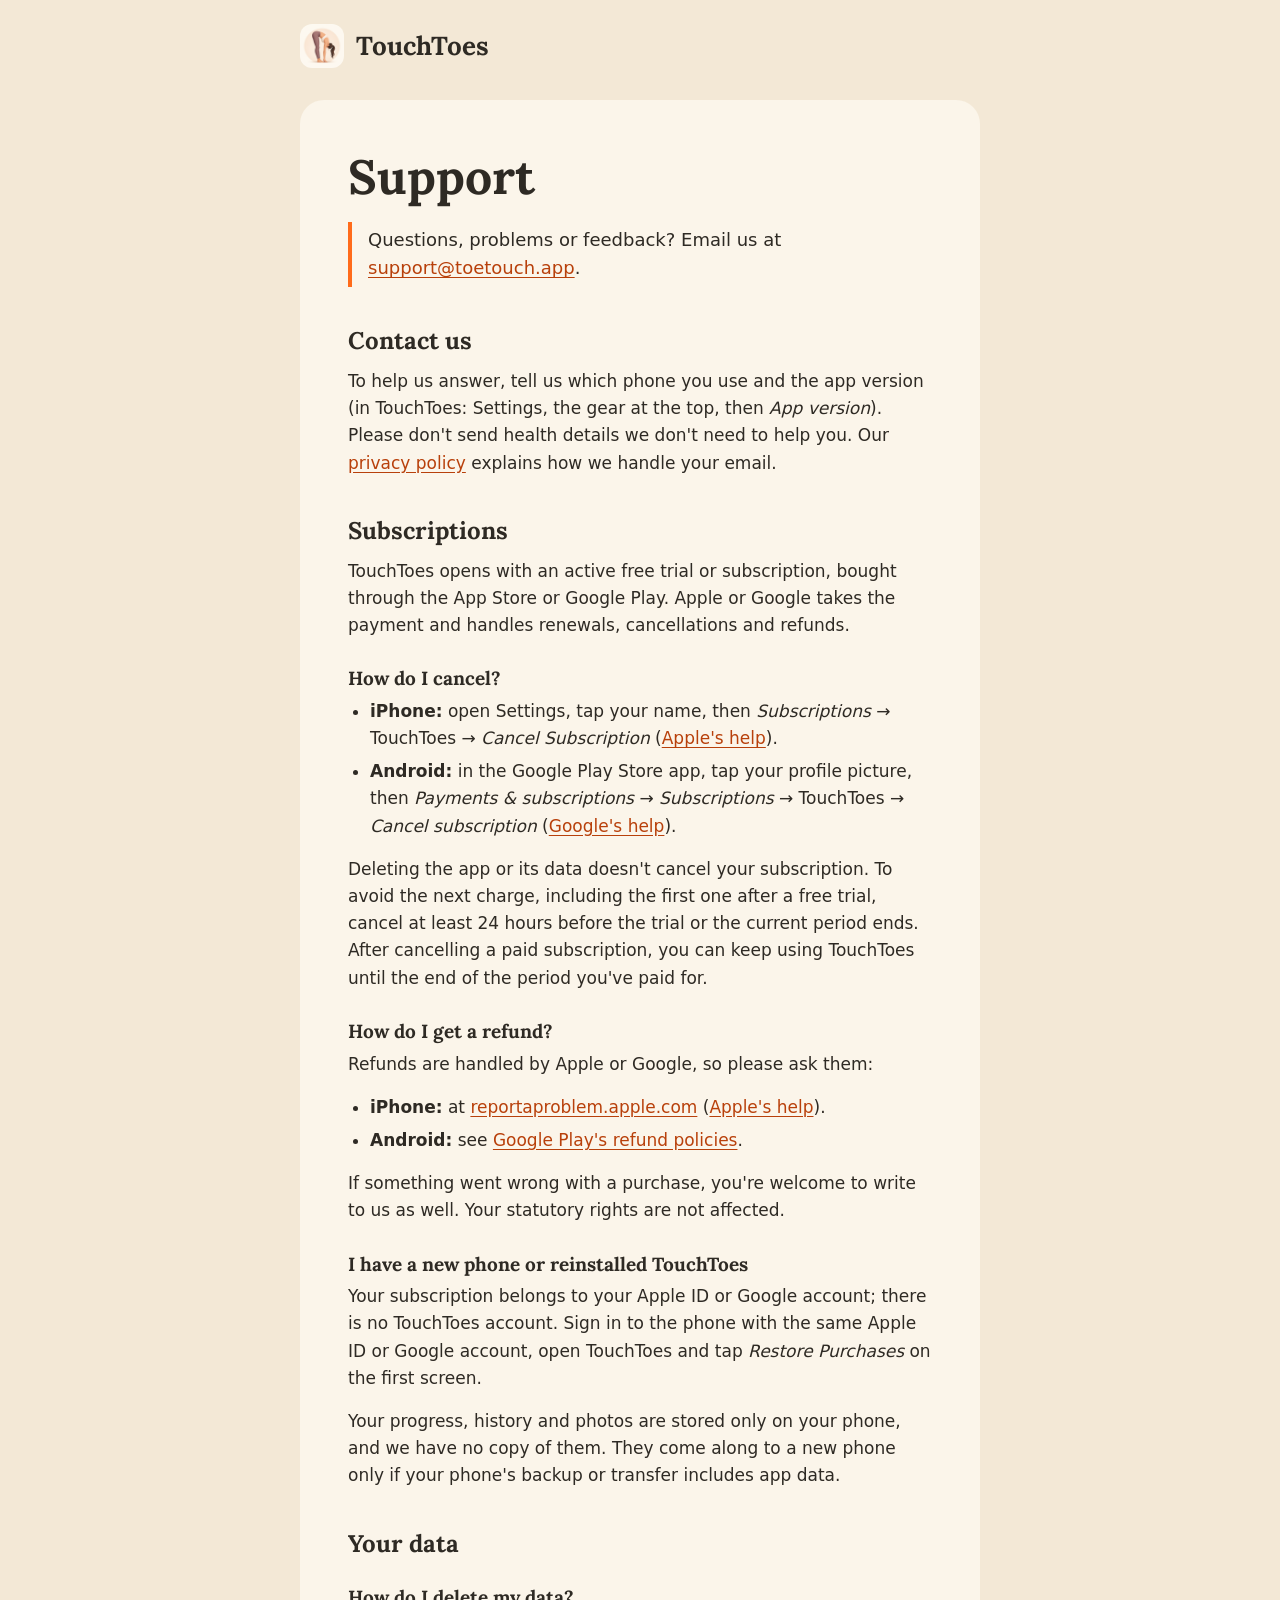
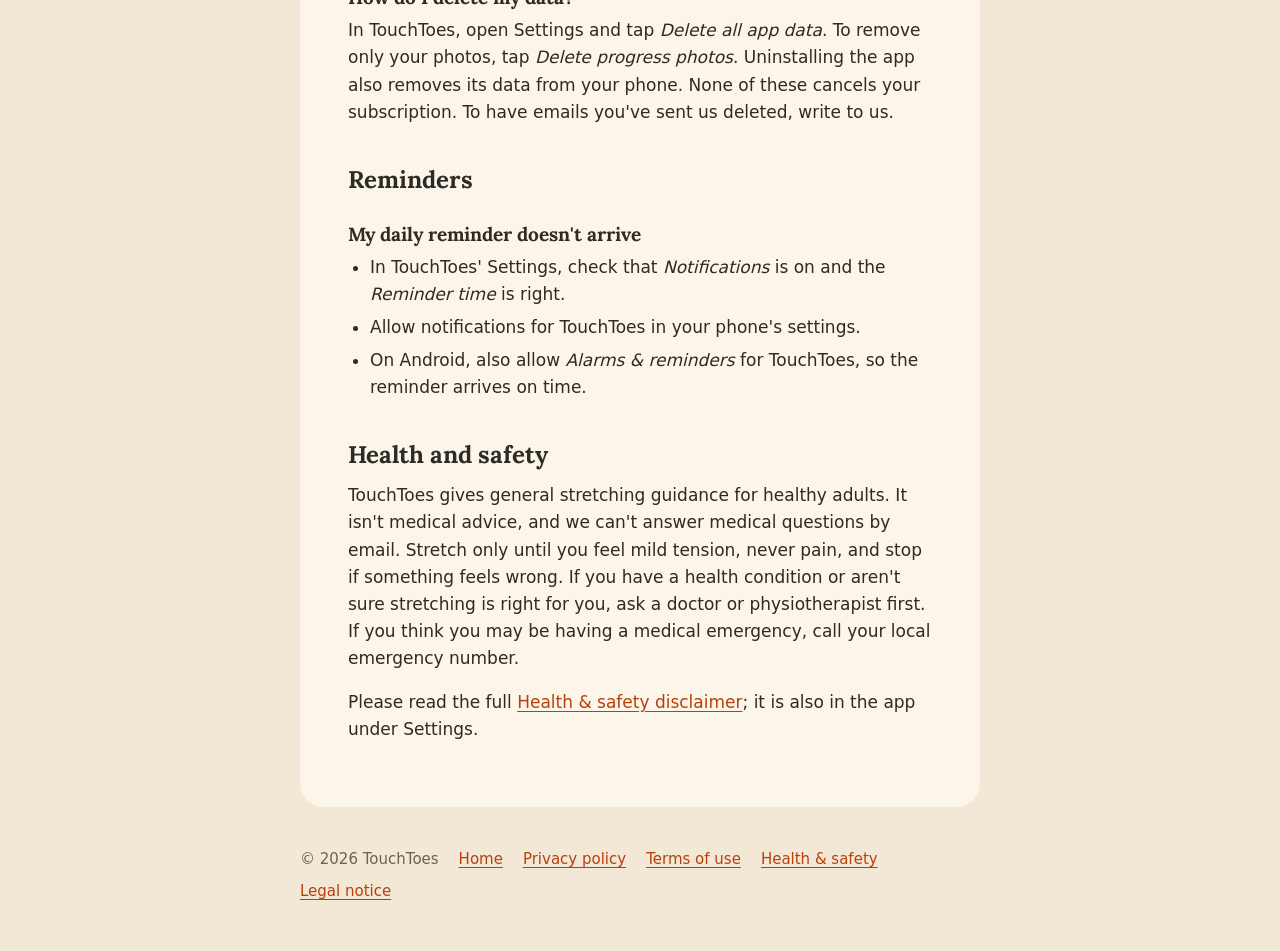
<file: support.html>
<!doctype html>
<html lang="en">
  <head>
    <meta charset="utf-8" />
    <!-- Lets the page load only files from this site: no scripts, no other
         servers. GitHub Pages can't send this as a header, so it goes here. -->
    <meta
      http-equiv="Content-Security-Policy"
      content="default-src 'none'; style-src 'self'; img-src 'self'; font-src 'self'; base-uri 'none'; form-action 'none'"
    />
    <meta name="referrer" content="no-referrer" />
    <meta name="viewport" content="width=device-width, initial-scale=1" />
    <title>Support – TouchToes</title>
    <meta
      name="description"
      content="Help with TouchToes: how to contact us, subscriptions, your data and reminders."
    />
    <link rel="icon" href="assets/icon-192.png" type="image/png" />
    <link rel="apple-touch-icon" href="assets/icon-512.png" />
    <link rel="stylesheet" href="styles.css" />
  </head>
  <body>
    <div class="page">
      <header class="site-header">
        <a href="./">
          <img src="assets/icon-192.png" alt="" width="44" height="44" />
          <span class="brand">TouchToes</span>
        </a>
      </header>

      <main class="document">
        <h1>Support</h1>

        <p class="summary">
          Questions, problems or feedback? Email us at
          <a href="mailto:support@toetouch.app">support@toetouch.app</a>.
        </p>

        <h2>Contact us</h2>
        <p>
          To help us answer, tell us which phone you use and the app version
          (in TouchToes: Settings, the gear at the top, then <em>App
          version</em>). Please don't send health details we don't need to
          help you. Our <a href="privacy.html">privacy policy</a> explains how
          we handle your email.
        </p>

        <h2>Subscriptions</h2>
        <p>
          TouchToes opens with an active free trial or subscription, bought
          through the App Store or Google Play. Apple or Google takes the
          payment and handles renewals, cancellations and refunds.
        </p>

        <h3>How do I cancel?</h3>
        <ul>
          <li>
            <strong>iPhone:</strong> open Settings, tap your name, then
            <em>Subscriptions</em> → TouchToes → <em>Cancel Subscription</em>
            (<a href="https://support.apple.com/en-us/118428">Apple's help</a>).
          </li>
          <li>
            <strong>Android:</strong> in the Google Play Store app, tap your
            profile picture, then <em>Payments &amp; subscriptions</em> →
            <em>Subscriptions</em> → TouchToes → <em>Cancel subscription</em>
            (<a href="https://support.google.com/googleplay/answer/7018481">Google's help</a>).
          </li>
        </ul>
        <p>
          Deleting the app or its data doesn't cancel your subscription. To
          avoid the next charge, including the first one after a free trial,
          cancel at least 24 hours before the trial or the current period
          ends. After cancelling a paid subscription, you can keep using
          TouchToes until the end of the period you've paid for.
        </p>

        <h3>How do I get a refund?</h3>
        <p>Refunds are handled by Apple or Google, so please ask them:</p>
        <ul>
          <li>
            <strong>iPhone:</strong> at
            <a href="https://reportaproblem.apple.com/">reportaproblem.apple.com</a>
            (<a href="https://support.apple.com/en-us/118223">Apple's help</a>).
          </li>
          <li>
            <strong>Android:</strong> see
            <a href="https://support.google.com/googleplay/answer/2479637">Google Play's refund policies</a>.
          </li>
        </ul>
        <p>
          If something went wrong with a purchase, you're welcome to write to
          us as well. Your statutory rights are not affected.
        </p>

        <h3>I have a new phone or reinstalled TouchToes</h3>
        <p>
          Your subscription belongs to your Apple ID or Google account; there
          is no TouchToes account. Sign in to the phone with the same Apple ID
          or Google account, open TouchToes and tap <em>Restore Purchases</em>
          on the first screen.
        </p>
        <p>
          Your progress, history and photos are stored only on your phone,
          and we have no copy of them. They come along to a new phone only if
          your phone's backup or transfer includes app data.
        </p>

        <h2>Your data</h2>
        <h3>How do I delete my data?</h3>
        <p>
          In TouchToes, open Settings and tap <em>Delete all app data</em>. To
          remove only your photos, tap <em>Delete progress photos</em>.
          Uninstalling the app also removes its data from your phone. None of
          these cancels your subscription. To have emails you've sent us
          deleted, write to us.
        </p>

        <h2>Reminders</h2>
        <h3>My daily reminder doesn't arrive</h3>
        <ul>
          <li>
            In TouchToes' Settings, check that <em>Notifications</em> is on and
            the <em>Reminder time</em> is right.
          </li>
          <li>Allow notifications for TouchToes in your phone's settings.</li>
          <li>
            On Android, also allow <em>Alarms &amp; reminders</em> for
            TouchToes, so the reminder arrives on time.
          </li>
        </ul>

        <h2>Health and safety</h2>
        <p>
          TouchToes gives general stretching guidance for healthy adults. It
          isn't medical advice, and we can't answer medical questions by
          email. Stretch only until you feel mild tension, never pain, and
          stop if something feels wrong. If you have a health condition or
          aren't sure stretching is right for you, ask a doctor or
          physiotherapist first. If you think you may be having a medical
          emergency, call your local emergency number.
        </p>
        <p>
          Please read the full
          <a href="health.html">Health &amp; safety disclaimer</a>; it is also
          in the app under Settings.
        </p>
      </main>

      <footer class="site-footer">
        <span>© 2026 TouchToes</span>
        <a href="./">Home</a>
        <a href="privacy.html">Privacy policy</a>
        <a href="terms.html">Terms of use</a>
        <a href="health.html">Health &amp; safety</a>
        <a href="impressum.html">Legal notice</a>
      </footer>
    </div>
  </body>
</html>
</file>
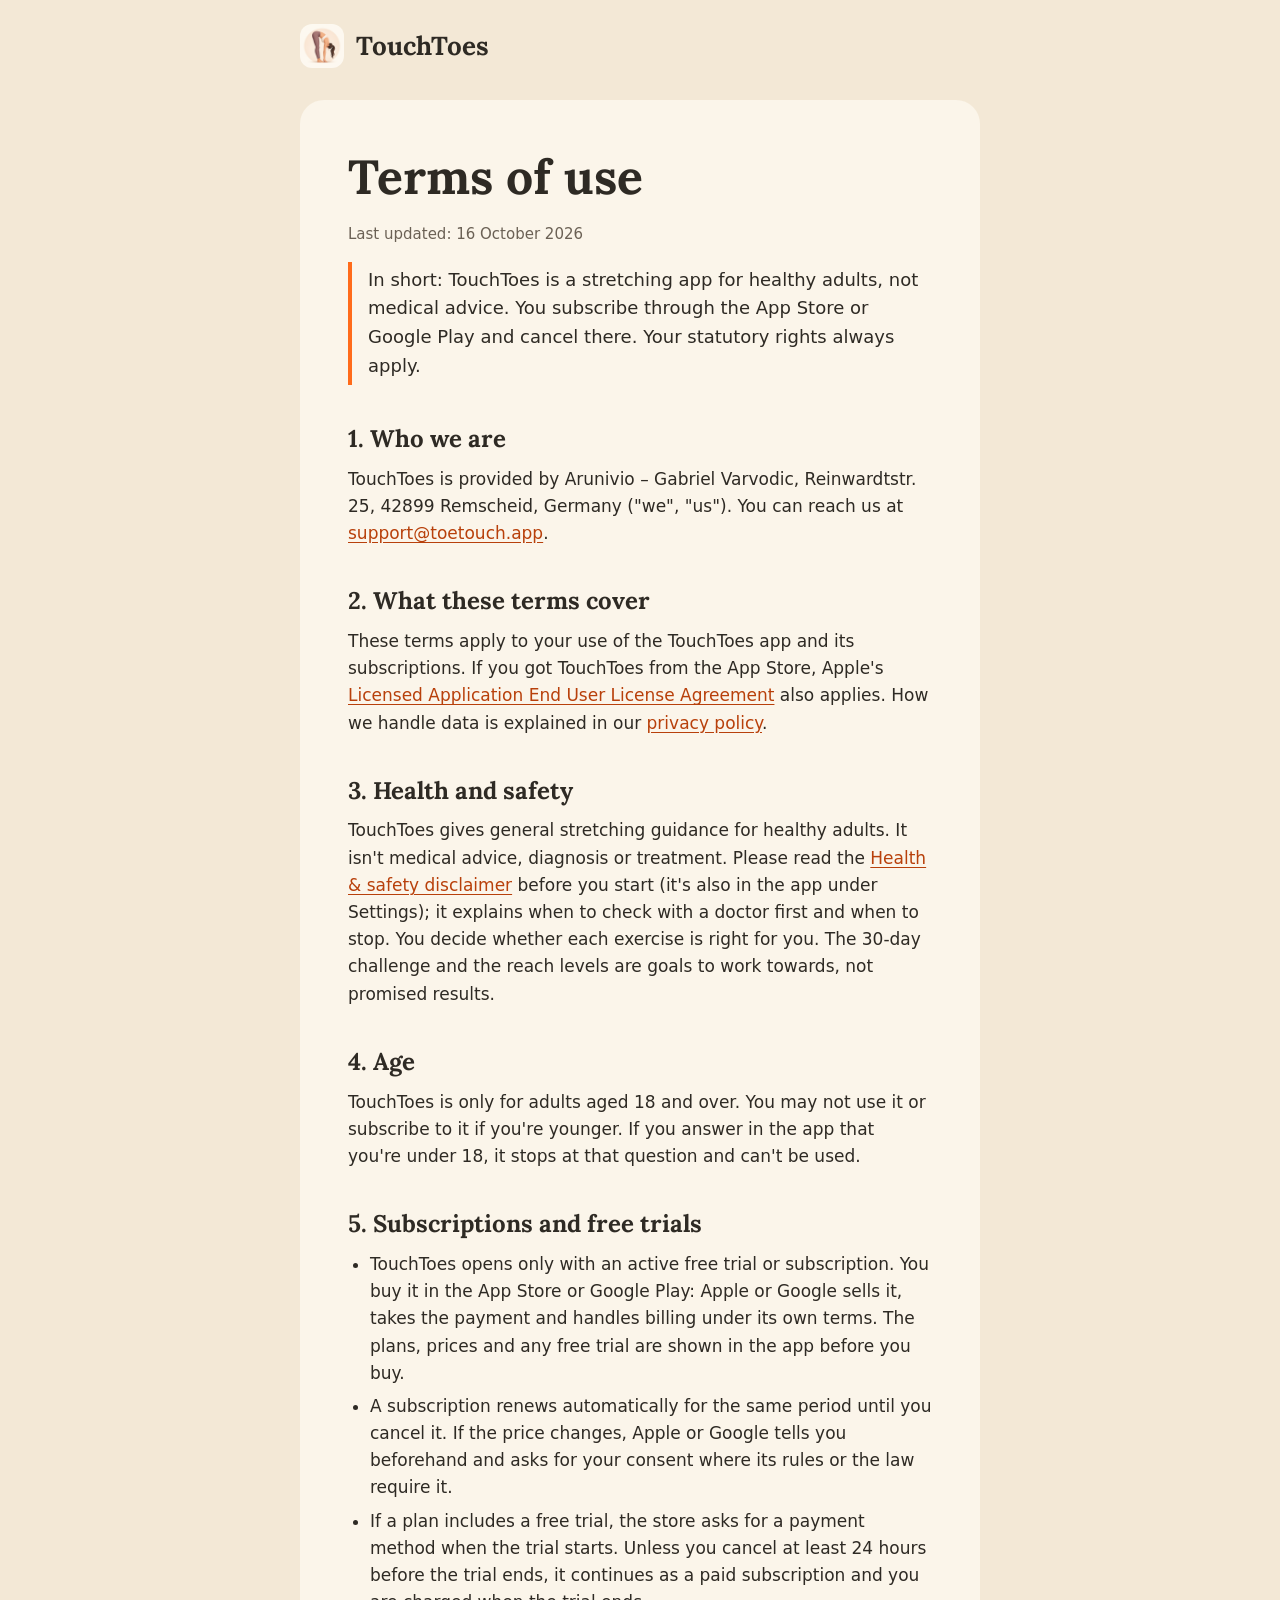
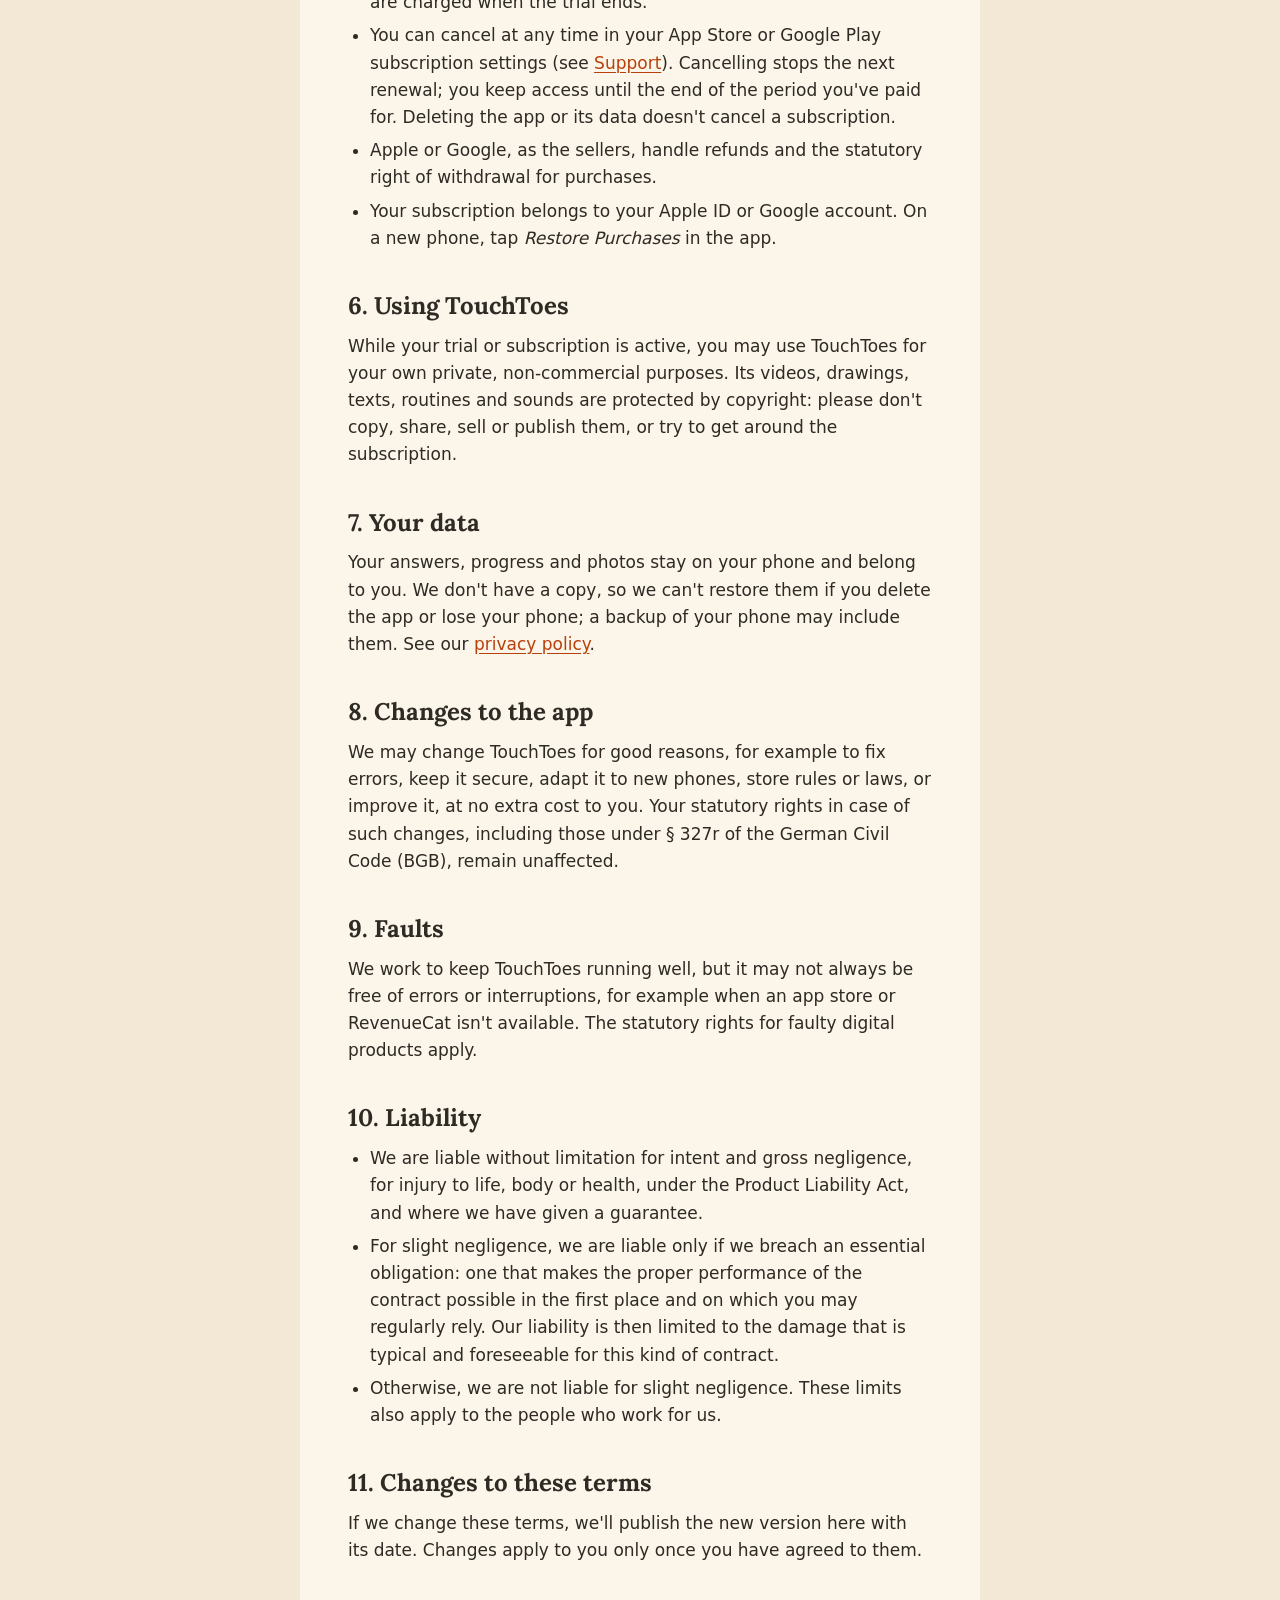
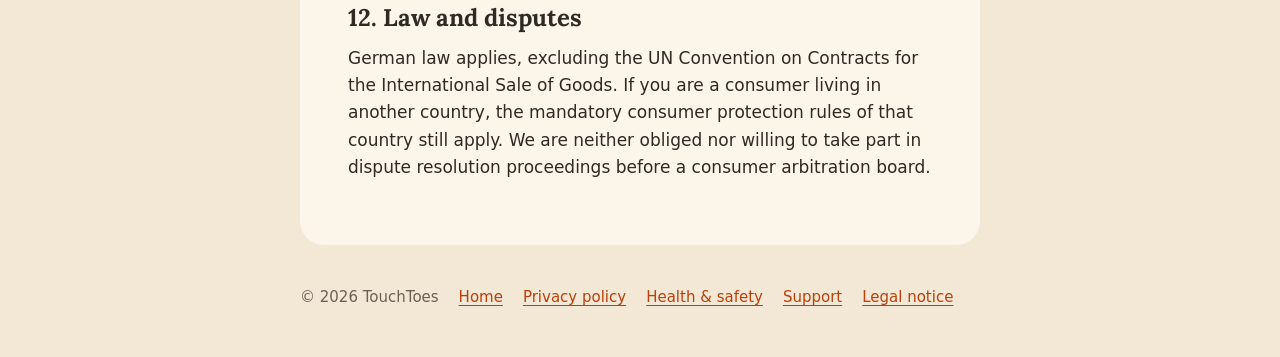
<file: terms.html>
<!doctype html>
<html lang="en">
  <head>
    <meta charset="utf-8" />
    <!-- Lets the page load only files from this site: no scripts, no other
         servers. GitHub Pages can't send this as a header, so it goes here. -->
    <meta
      http-equiv="Content-Security-Policy"
      content="default-src 'none'; style-src 'self'; img-src 'self'; font-src 'self'; base-uri 'none'; form-action 'none'"
    />
    <meta name="referrer" content="no-referrer" />
    <meta name="viewport" content="width=device-width, initial-scale=1" />
    <title>Terms of use – TouchToes</title>
    <meta
      name="description"
      content="The terms for using TouchToes and its subscriptions."
    />
    <link rel="icon" href="assets/icon-192.png" type="image/png" />
    <link rel="apple-touch-icon" href="assets/icon-512.png" />
    <link rel="stylesheet" href="styles.css" />
  </head>
  <body>
    <div class="page">
      <header class="site-header">
        <a href="./">
          <img src="assets/icon-192.png" alt="" width="44" height="44" />
          <span class="brand">TouchToes</span>
        </a>
      </header>

      <main class="document">
        <h1>Terms of use</h1>
        <p class="updated">Last updated: 16 October 2026</p>

        <p class="summary">
          In short: TouchToes is a stretching app for healthy adults, not
          medical advice. You subscribe through the App Store or Google Play
          and cancel there. Your statutory rights always apply.
        </p>

        <h2>1. Who we are</h2>
        <p>
          TouchToes is provided by
          Arunivio – Gabriel Varvodic, Reinwardtstr. 25, 42899 Remscheid,
          Germany ("we",
          "us"). You can reach us at
          <a href="mailto:support@toetouch.app">support@toetouch.app</a>.
        </p>

        <h2>2. What these terms cover</h2>
        <p>
          These terms apply to your use of the TouchToes app and its
          subscriptions. If you got TouchToes from the App Store, Apple's
          <a href="https://www.apple.com/legal/internet-services/itunes/dev/stdeula/">Licensed Application End User License Agreement</a>
          also applies. How we handle data is explained in our
          <a href="privacy.html">privacy policy</a>.
        </p>

        <h2>3. Health and safety</h2>
        <p>
          TouchToes gives general stretching guidance for healthy adults. It
          isn't medical advice, diagnosis or treatment. Please read the
          <a href="health.html">Health &amp; safety disclaimer</a> before you
          start (it's also in the app under Settings); it explains when to
          check with a doctor first and when to stop. You decide whether each
          exercise is right for you. The 30-day challenge and the reach levels
          are goals to work towards, not promised results.
        </p>

        <h2>4. Age</h2>
        <p>
          TouchToes is only for adults aged 18 and over. You may not use it or
          subscribe to it if you're younger. If you answer in the app that
          you're under 18, it stops at that question and can't be used.
        </p>

        <h2>5. Subscriptions and free trials</h2>
        <ul>
          <li>
            TouchToes opens only with an active free trial or subscription. You
            buy it in the App Store or Google Play: Apple or Google sells it,
            takes the payment and handles billing under its own terms. The
            plans, prices and any free trial are shown in the app before you
            buy.
          </li>
          <li>
            A subscription renews automatically for the same period until you
            cancel it. If the price changes, Apple or Google tells you
            beforehand and asks for your consent where its rules or the law
            require it.
          </li>
          <li>
            If a plan includes a free trial, the store asks for a payment
            method when the trial starts. Unless you cancel at least 24 hours
            before the trial ends, it continues as a paid subscription and you
            are charged when the trial ends.
          </li>
          <li>
            You can cancel at any time in your App Store or Google Play
            subscription settings (see <a href="support.html">Support</a>).
            Cancelling stops the next renewal; you keep access until the end
            of the period you've paid for. Deleting the app or its data
            doesn't cancel a subscription.
          </li>
          <li>
            Apple or Google, as the sellers, handle refunds and the statutory
            right of withdrawal for purchases.
          </li>
          <li>
            Your subscription belongs to your Apple ID or Google account. On a
            new phone, tap <em>Restore Purchases</em> in the app.
          </li>
        </ul>

        <h2>6. Using TouchToes</h2>
        <p>
          While your trial or subscription is active, you may use TouchToes for
          your own private, non-commercial purposes. Its videos, drawings,
          texts, routines and sounds are protected by copyright: please don't
          copy, share, sell or publish them, or try to get around the
          subscription.
        </p>

        <h2>7. Your data</h2>
        <p>
          Your answers, progress and photos stay on your phone and belong to
          you. We don't have a copy, so we can't restore them if you delete
          the app or lose your phone; a backup of your phone may include them.
          See our <a href="privacy.html">privacy policy</a>.
        </p>

        <h2>8. Changes to the app</h2>
        <p>
          We may change TouchToes for good reasons, for example to fix errors,
          keep it secure, adapt it to new phones, store rules or laws, or
          improve it, at no extra cost to you. Your statutory rights in case of
          such changes, including those under § 327r of the German Civil Code
          (BGB), remain unaffected.
        </p>

        <h2>9. Faults</h2>
        <p>
          We work to keep TouchToes running well, but it may not always be free
          of errors or interruptions, for example when an app store or
          RevenueCat isn't available. The statutory rights for faulty digital
          products apply.
        </p>

        <h2>10. Liability</h2>
        <ul>
          <li>
            We are liable without limitation for intent and gross negligence,
            for injury to life, body or health, under the Product Liability
            Act, and where we have given a guarantee.
          </li>
          <li>
            For slight negligence, we are liable only if we breach an
            essential obligation: one that makes the proper performance of the
            contract possible in the first place and on which you may
            regularly rely. Our liability is then limited to the damage that
            is typical and foreseeable for this kind of contract.
          </li>
          <li>
            Otherwise, we are not liable for slight negligence. These limits
            also apply to the people who work for us.
          </li>
        </ul>

        <h2>11. Changes to these terms</h2>
        <p>
          If we change these terms, we'll publish the new version here with
          its date. Changes apply to you only once you have agreed to them.
        </p>

        <h2>12. Law and disputes</h2>
        <p>
          German law applies, excluding the UN Convention on Contracts for the
          International Sale of Goods. If you are a consumer living in another
          country, the mandatory consumer protection rules of that country
          still apply. We are neither obliged nor willing to take part in
          dispute resolution proceedings before a consumer arbitration board.
        </p>
      </main>

      <footer class="site-footer">
        <span>© 2026 TouchToes</span>
        <a href="./">Home</a>
        <a href="privacy.html">Privacy policy</a>
        <a href="health.html">Health &amp; safety</a>
        <a href="support.html">Support</a>
        <a href="impressum.html">Legal notice</a>
      </footer>
    </div>
  </body>
</html>
</file>
<file: styles.css>
/* TouchToes website: the app's colours and Lora headings. Everything is
   served from this site; no fonts, scripts or trackers from elsewhere. */

@font-face {
  font-family: "Lora";
  src: url("assets/fonts/Lora-Variable.ttf") format("truetype");
  font-weight: 400 700;
  font-display: swap;
}

:root {
  --background: #f3e8d6;
  --surface: #fbf5ea;
  --ink: #2e2a24;
  --muted: #6b6155;
  --accent: #ff6b1a;
  --accent-ink: #b8400b;
  --line: #e6d8c2;
  --radius: 24px;
}

* {
  box-sizing: border-box;
}

html {
  -webkit-text-size-adjust: 100%;
}

body {
  margin: 0;
  background: var(--background);
  color: var(--ink);
  font-family: system-ui, -apple-system, "Segoe UI", Roboto, sans-serif;
  font-size: 17px;
  line-height: 1.6;
}

.page {
  max-width: 720px;
  margin: 0 auto;
  padding: 24px 20px 48px;
}

h1,
h2,
h3,
.brand {
  font-family: "Lora", Georgia, serif;
  line-height: 1.2;
}

h1 {
  font-size: clamp(34px, 8vw, 48px);
  font-weight: 700;
  margin: 0 0 16px;
}

h2 {
  font-size: 24px;
  font-weight: 700;
  margin: 40px 0 12px;
}

h3 {
  font-size: 19px;
  font-weight: 700;
  margin: 28px 0 8px;
}

p,
ul {
  margin: 0 0 16px;
}

ul {
  padding-left: 22px;
}

li + li {
  margin-top: 6px;
}

a {
  color: var(--accent-ink);
  text-underline-offset: 3px;
}

a:focus-visible {
  outline: 3px solid var(--accent);
  outline-offset: 3px;
  border-radius: 4px;
}

/* Header */

.site-header {
  display: flex;
  align-items: center;
  gap: 12px;
  margin-bottom: 32px;
}

.site-header a {
  display: flex;
  align-items: center;
  gap: 12px;
  color: var(--ink);
  text-decoration: none;
}

.site-header img {
  width: 44px;
  height: 44px;
  border-radius: 12px;
}

.brand {
  font-size: 26px;
  font-weight: 700;
}

/* Home */

.hero {
  display: grid;
  gap: 24px;
  align-items: center;
  background: var(--surface);
  border-radius: var(--radius);
  padding: 32px 24px;
}

.hero p {
  color: var(--muted);
  font-size: 19px;
}

.hero img {
  justify-self: center;
  width: min(240px, 70%);
  height: auto;
}

.badge {
  display: inline-block;
  background: var(--accent);
  /* Ink, not white: white on the orange is 2.9:1, under WCAG's 4.5:1. */
  color: var(--ink);
  font-weight: 600;
  border-radius: 999px;
  padding: 10px 20px;
}

.features {
  display: grid;
  gap: 16px;
  margin-top: 24px;
  padding: 0;
  list-style: none;
}

.features li {
  background: var(--surface);
  border-radius: var(--radius);
  padding: 20px 24px;
  margin: 0;
}

.features strong {
  display: block;
  font-family: "Lora", Georgia, serif;
  font-size: 20px;
  margin-bottom: 4px;
}

.features span {
  color: var(--muted);
}

@media (min-width: 640px) {
  .hero {
    grid-template-columns: 1.4fr 1fr;
    padding: 40px;
  }

  .hero img {
    width: 100%;
  }
}

/* Links page (the social bios' link) */

.links {
  max-width: 440px;
  margin: 0 auto;
  text-align: center;
}

.links img {
  width: 88px;
  height: 88px;
  border-radius: 22px;
}

.links h1 {
  margin: 12px 0 4px;
}

.links p {
  color: var(--muted);
}

.link-list {
  display: grid;
  gap: 12px;
  margin-top: 28px;
  padding: 0;
  list-style: none;
}

.link-list li {
  margin: 0;
}

.link-button {
  display: block;
  background: var(--surface);
  border-radius: 999px;
  padding: 16px 24px;
  color: var(--ink);
  font-weight: 600;
  text-decoration: none;
}

.link-button span {
  color: var(--muted);
  font-weight: 400;
  margin-left: 6px;
}

.link-button.legal {
  background: transparent;
  border: 2px solid var(--line);
  font-size: 15px;
  padding: 12px 24px;
}

/* Policy pages */

.document {
  background: var(--surface);
  border-radius: var(--radius);
  padding: 32px 24px;
}

.document .updated {
  color: var(--muted);
  font-size: 15px;
}

.summary {
  border-left: 4px solid var(--accent);
  padding: 4px 0 4px 16px;
  font-size: 18px;
}

.draft {
  border: 2px dashed var(--accent-ink);
  border-radius: 16px;
  padding: 16px 20px;
  margin-bottom: 24px;
  color: var(--accent-ink);
  font-size: 15px;
}

.draft ul {
  margin-bottom: 0;
}

.todo {
  background: #ffe3cf;
  border-radius: 6px;
  padding: 0 6px;
}

@media (min-width: 640px) {
  .document {
    padding: 48px;
  }
}

/* Footer */

.site-footer {
  margin-top: 40px;
  color: var(--muted);
  font-size: 15px;
  display: flex;
  flex-wrap: wrap;
  gap: 8px 20px;
}
</file>
